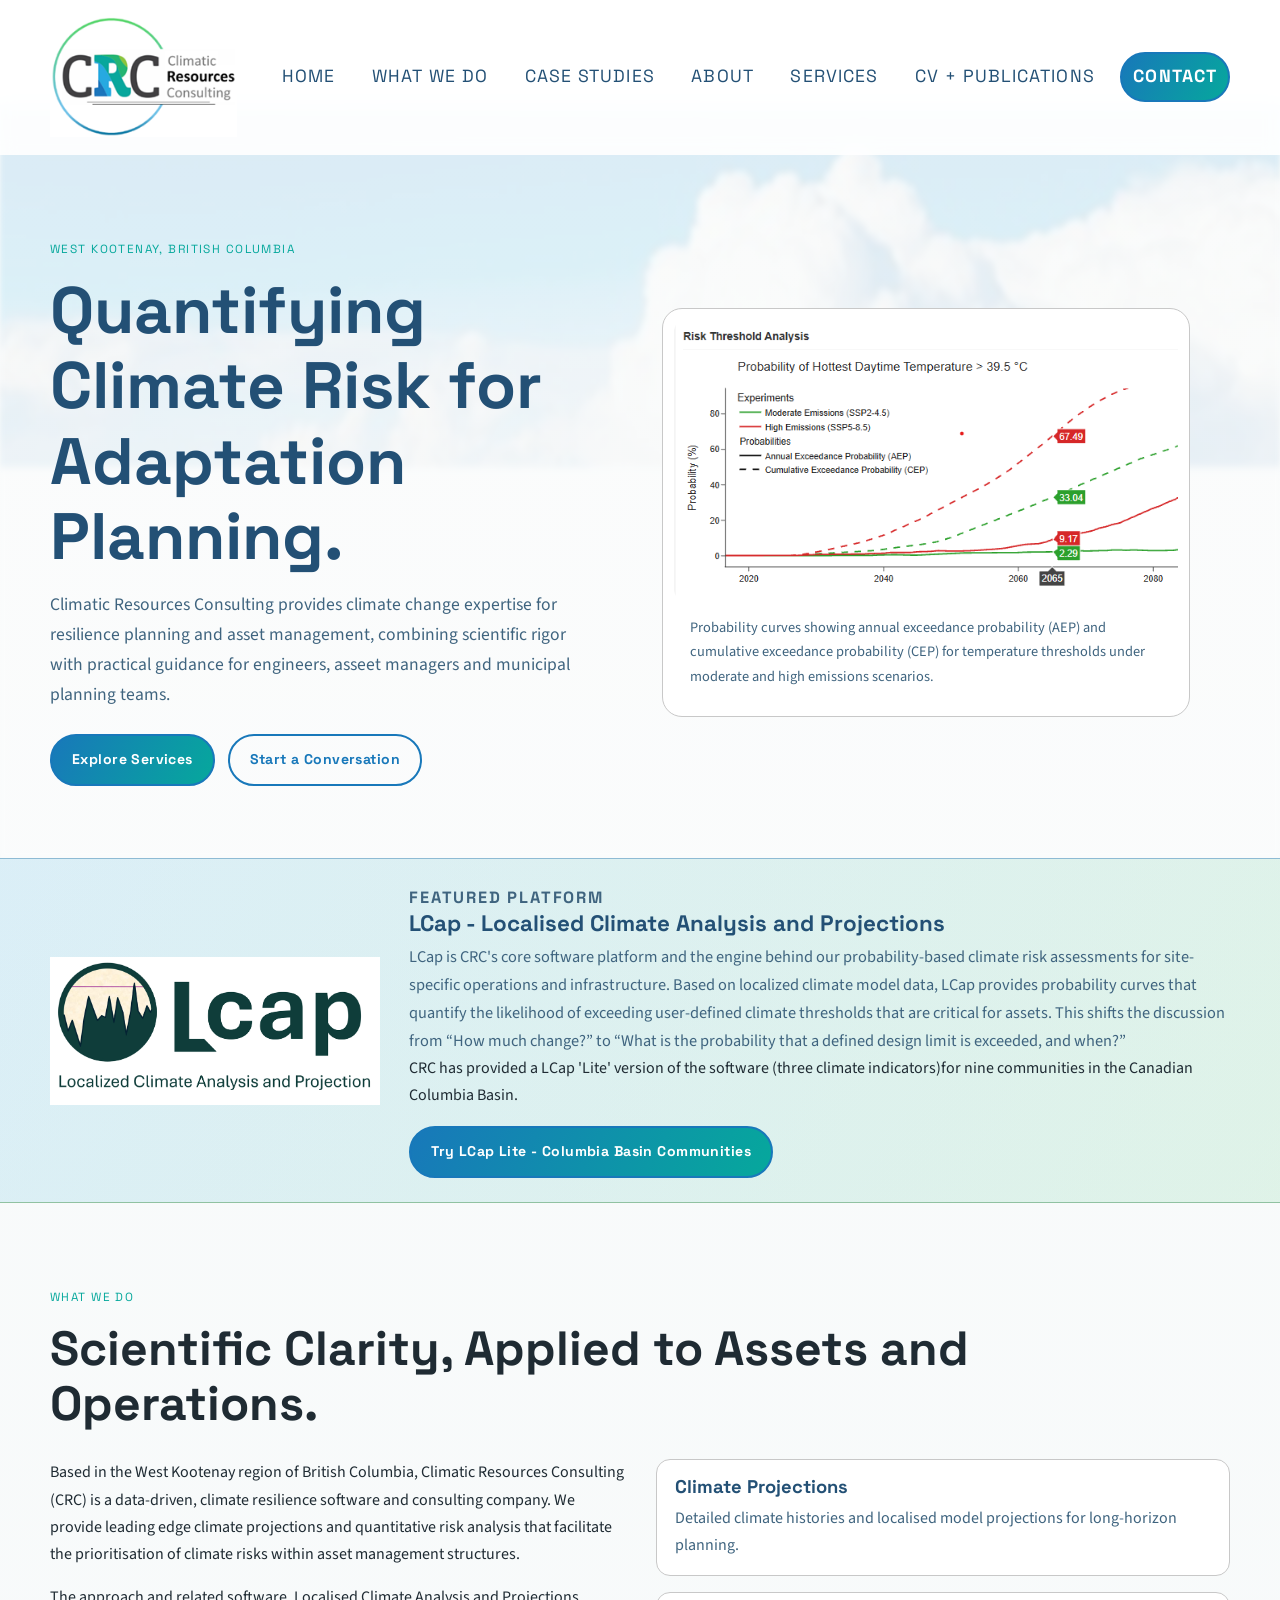
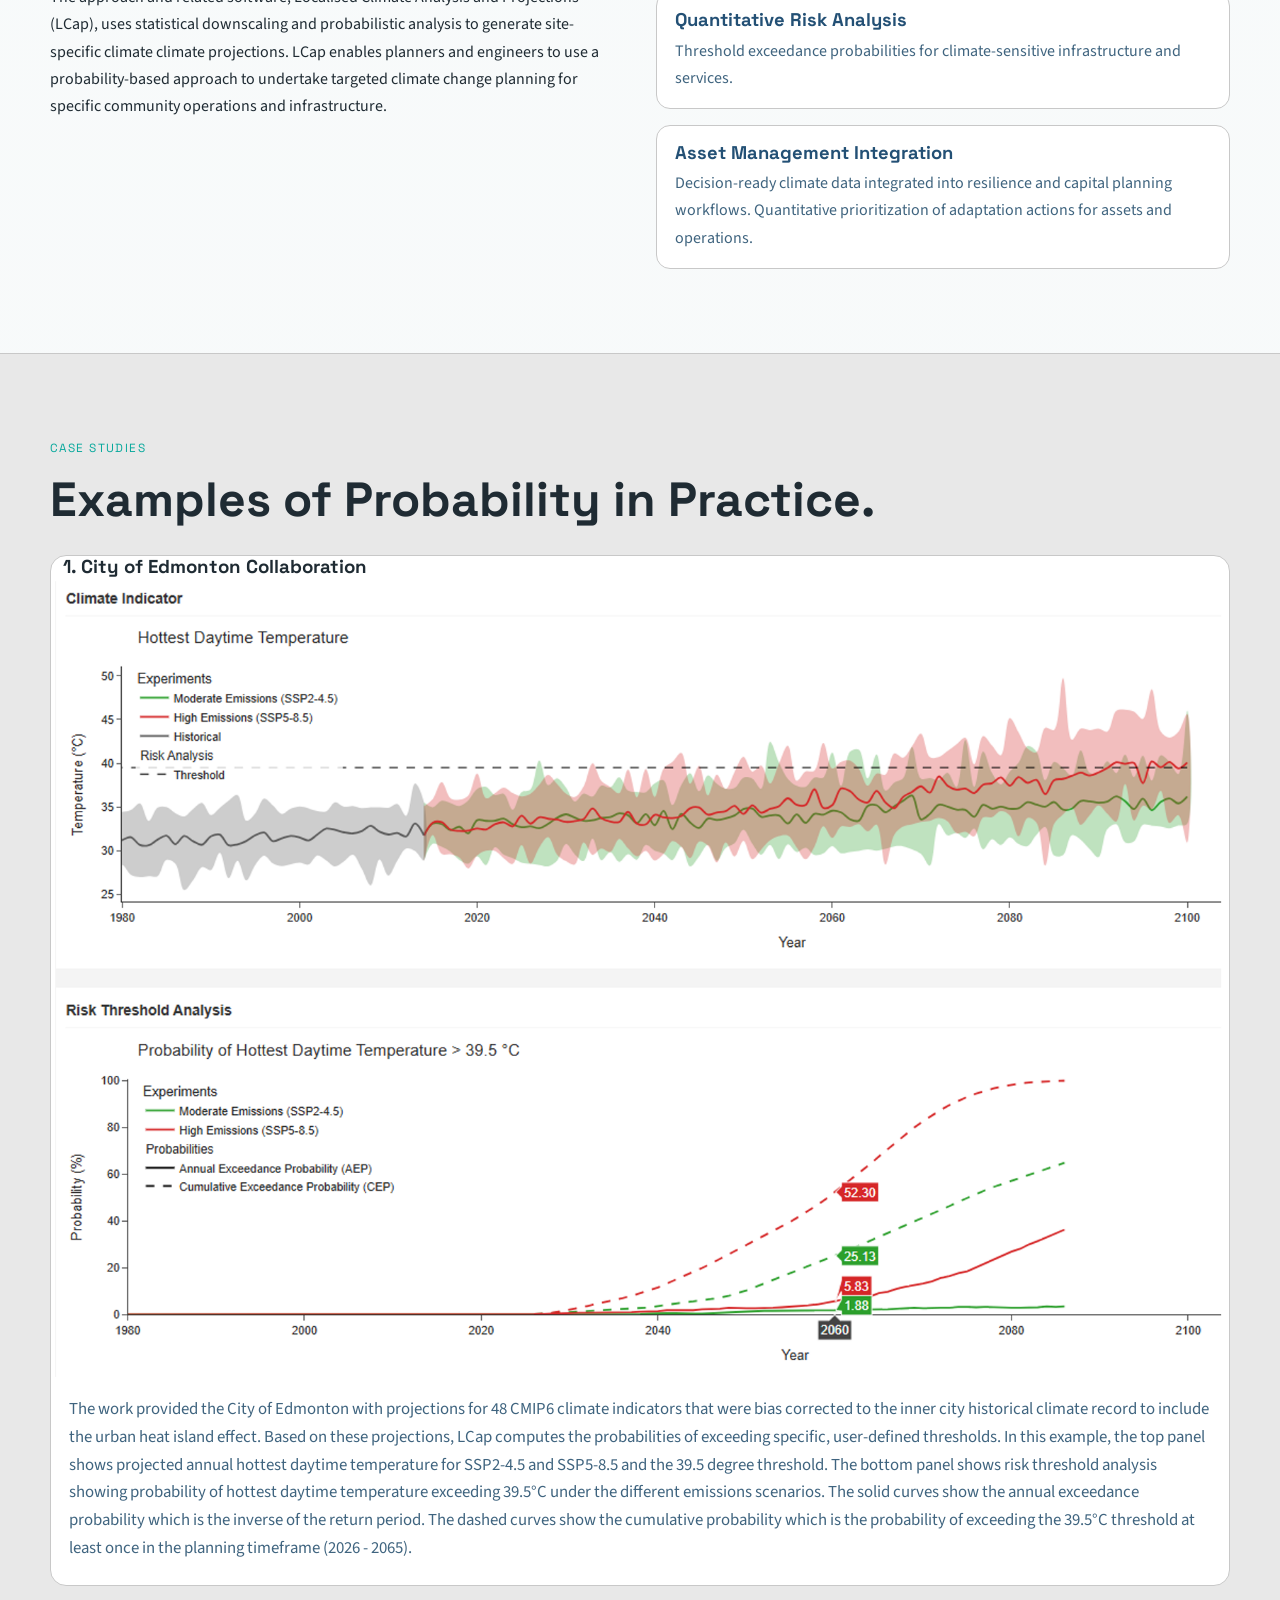
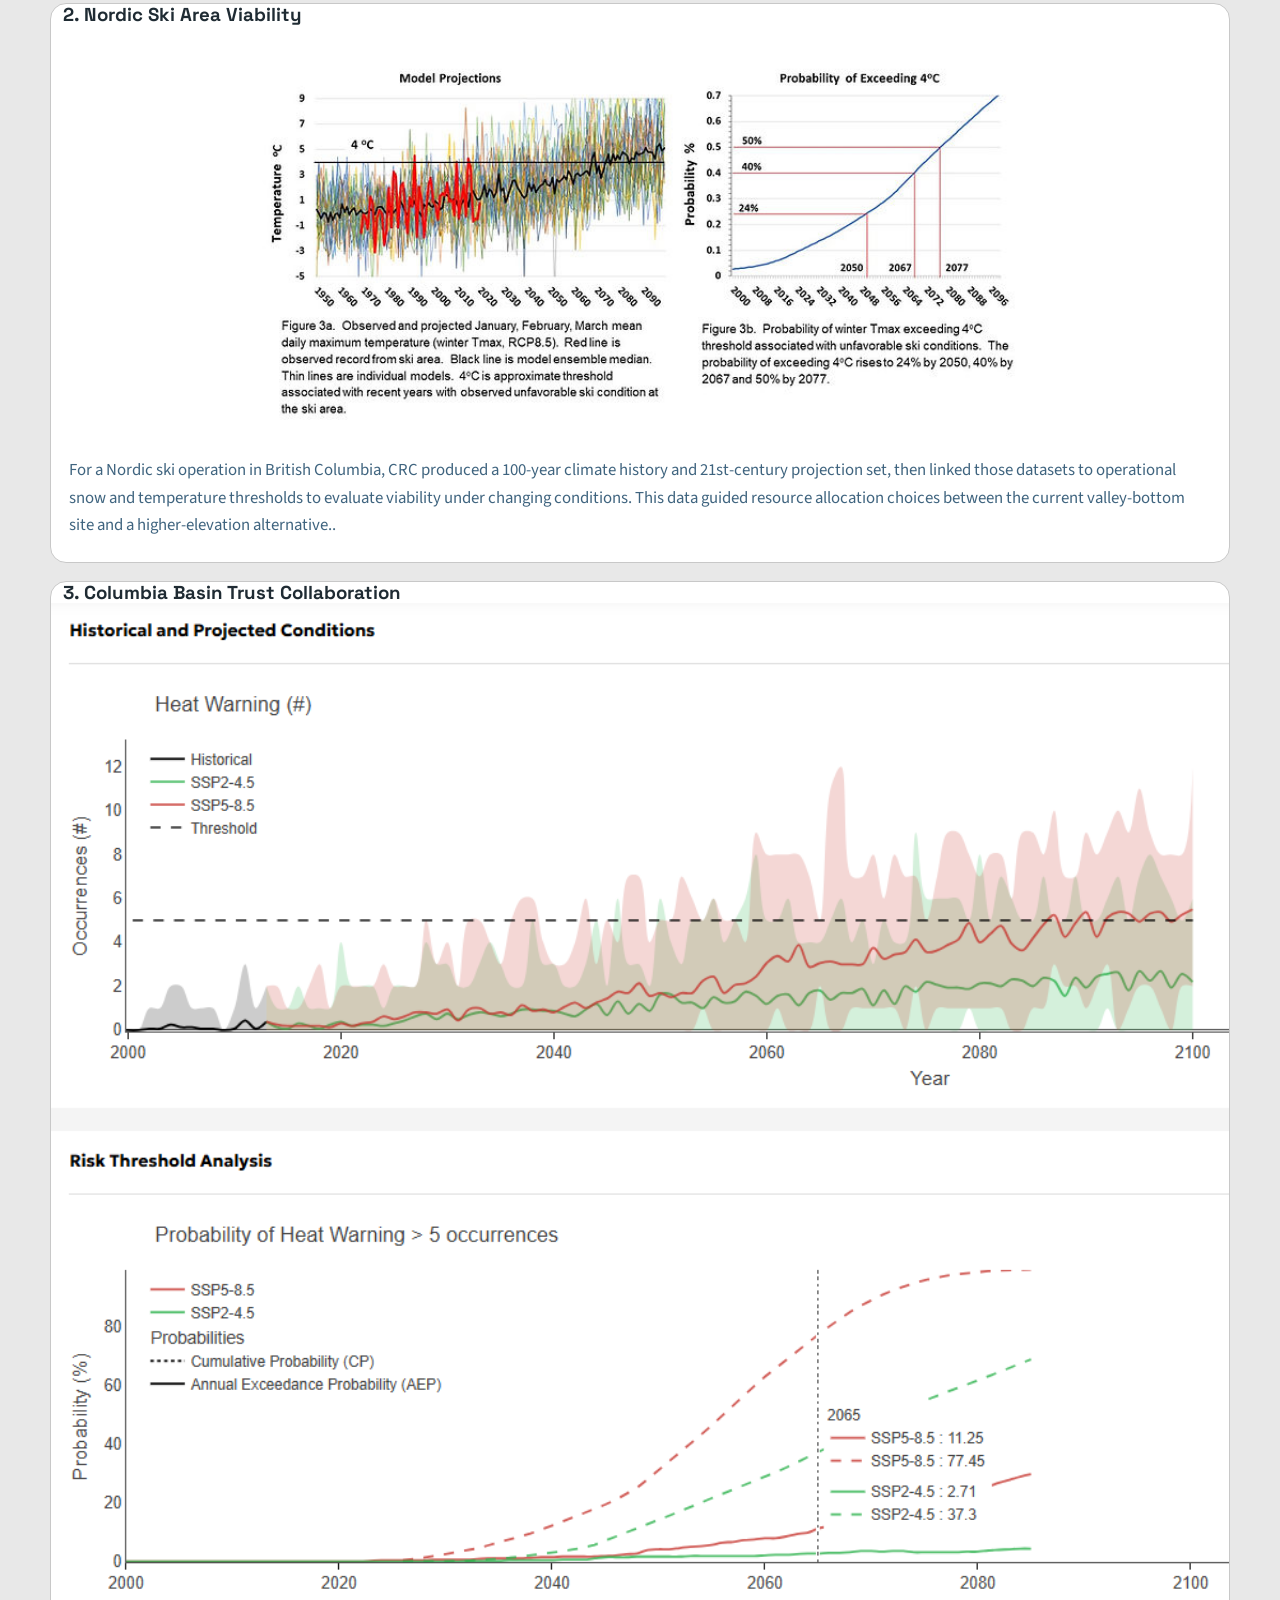
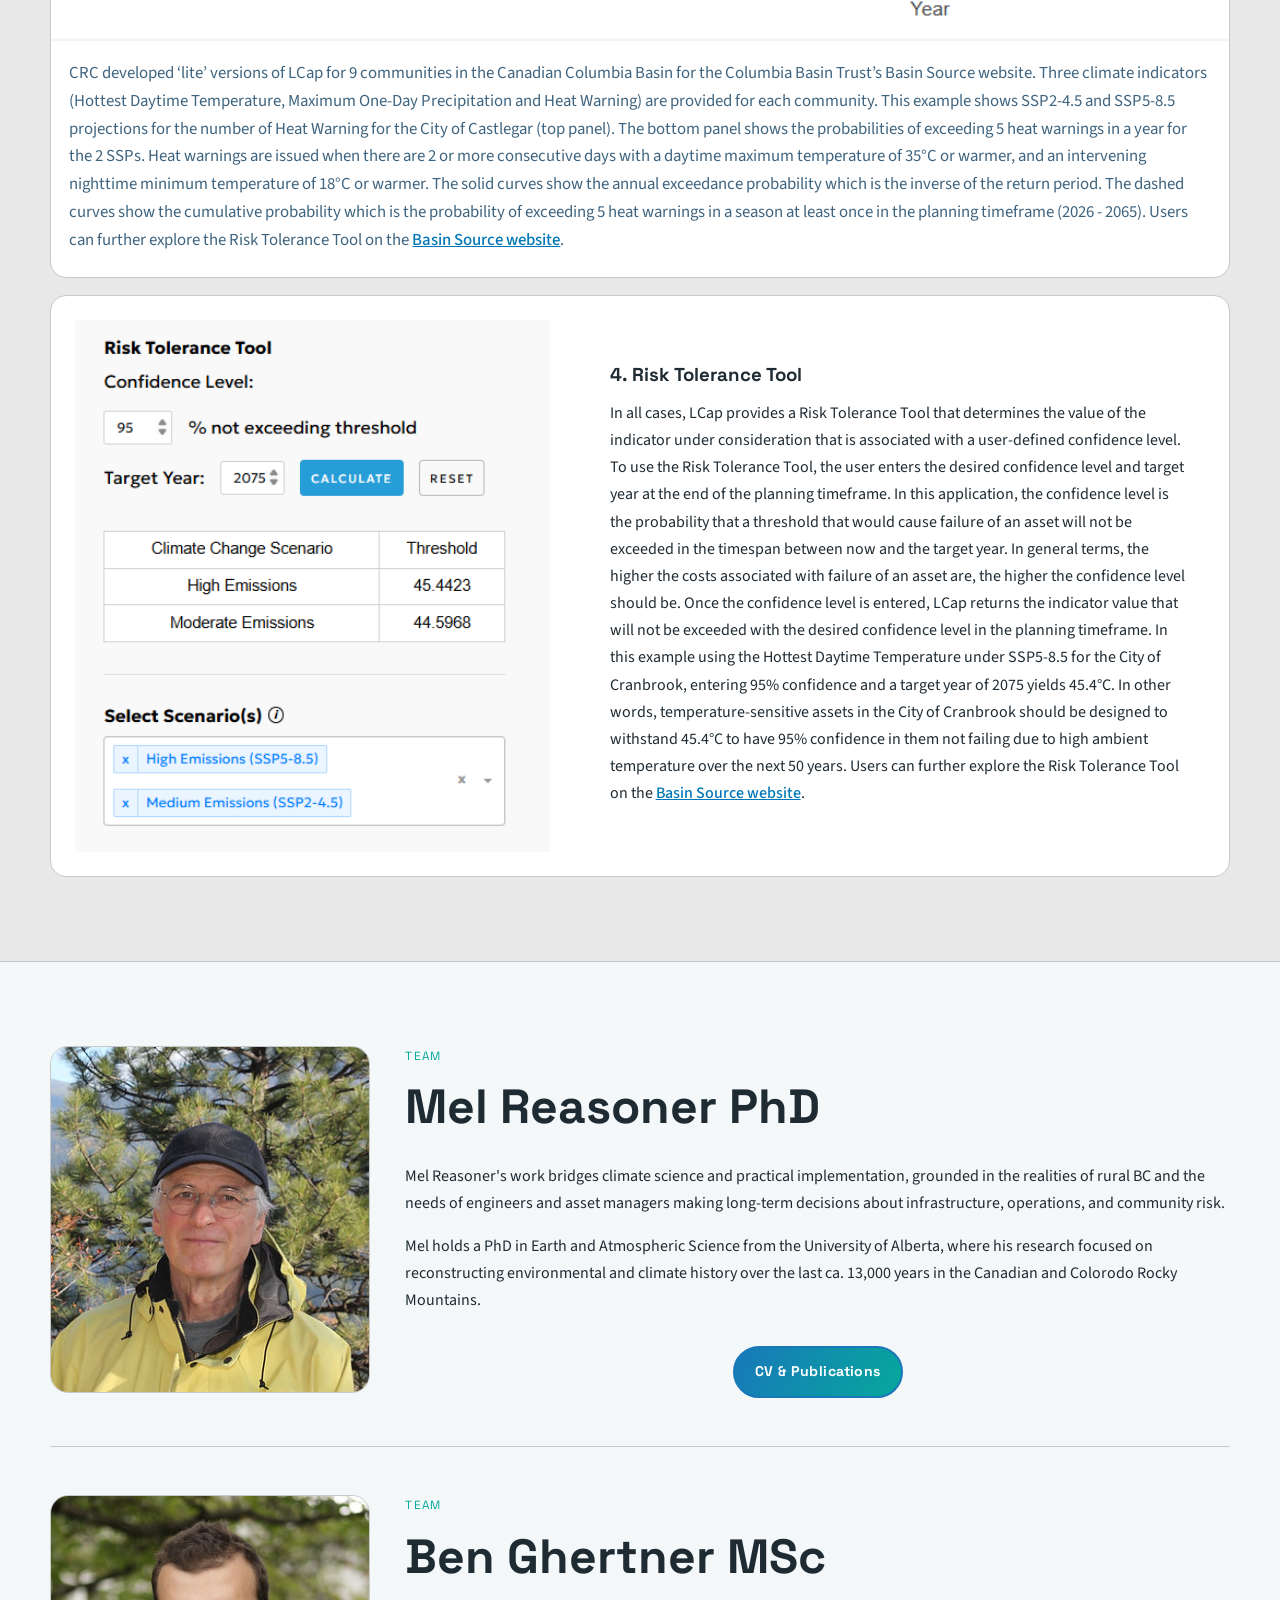
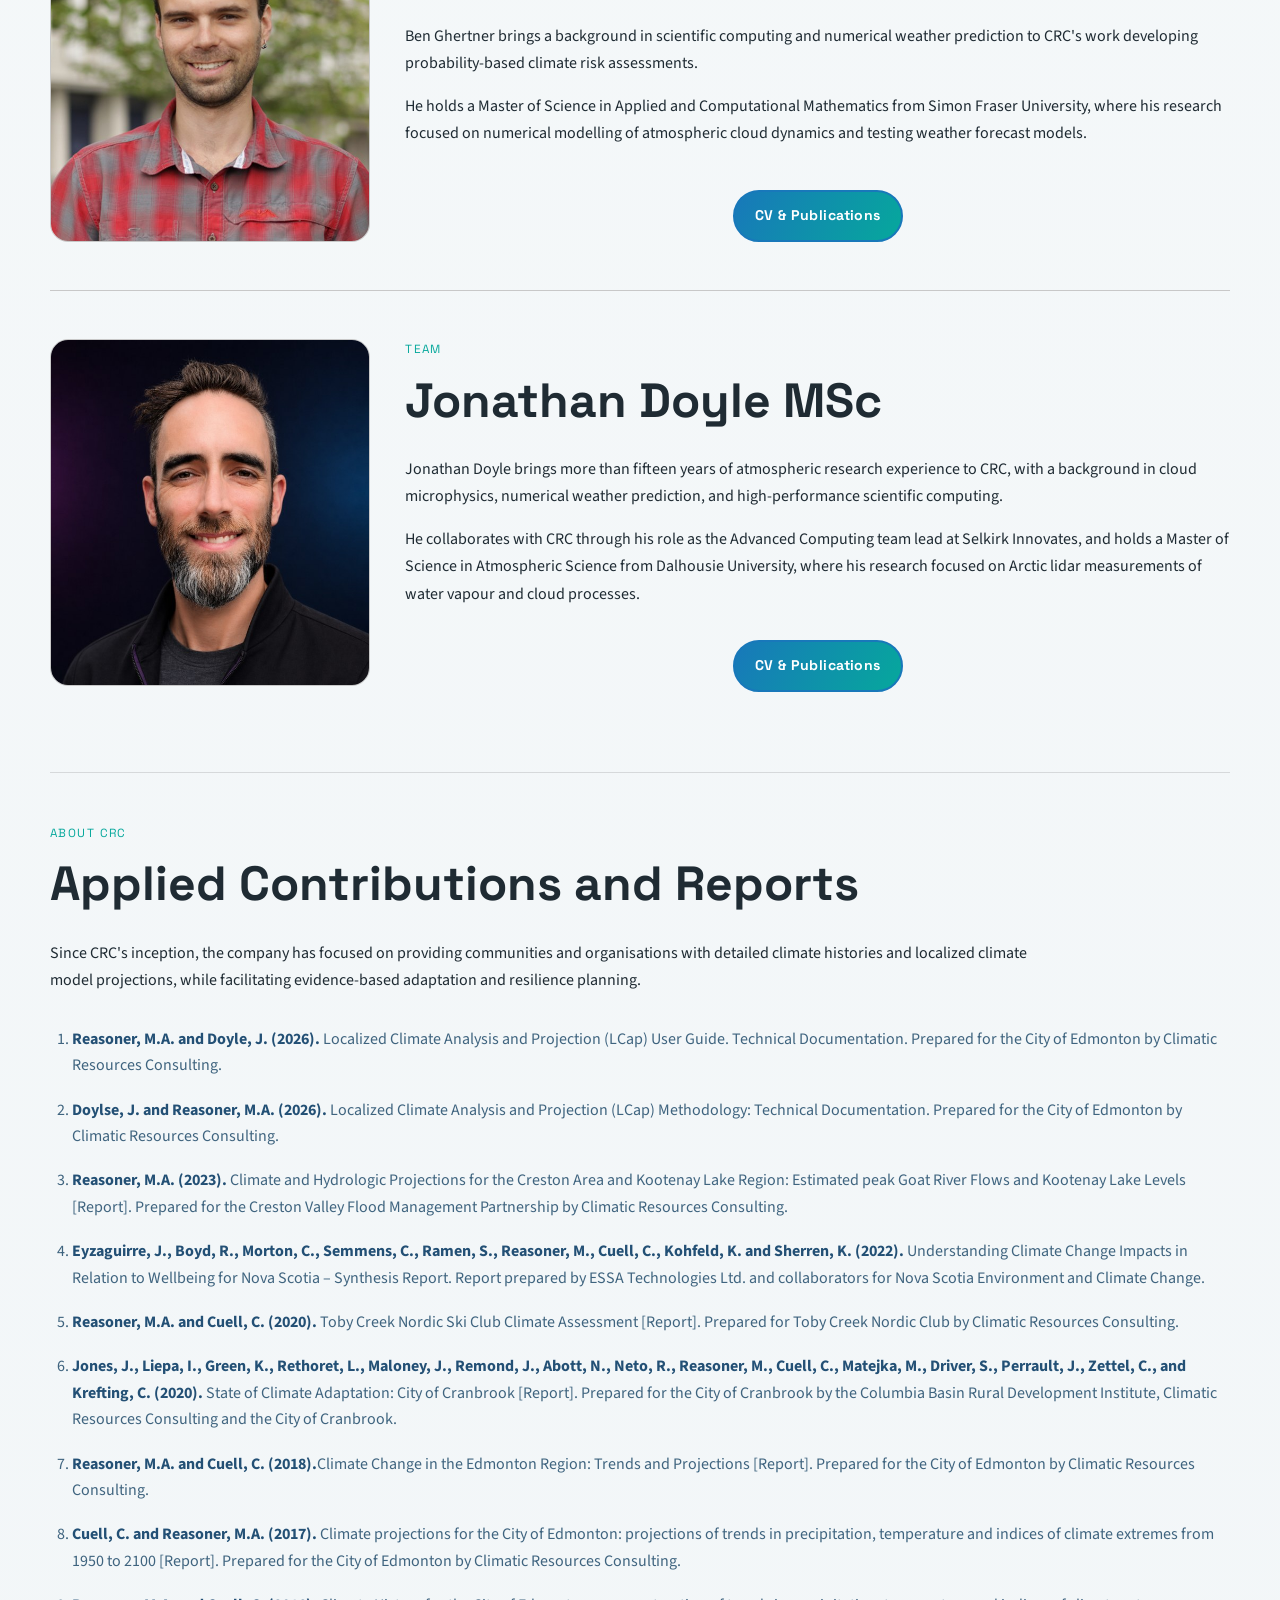
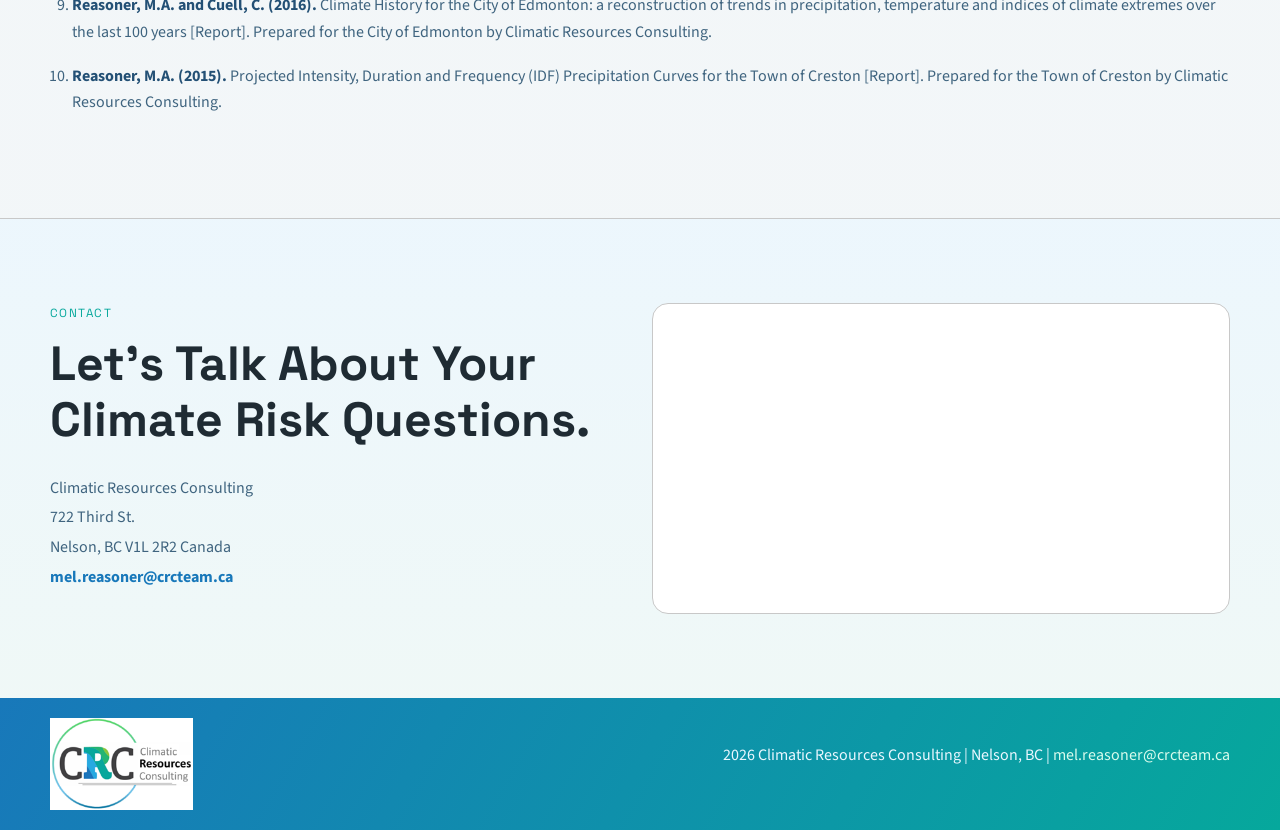
<file: index.html>
<!DOCTYPE html>
<html lang="en">
<head>
  <meta charset="UTF-8">
  <meta name="viewport" content="width=device-width, initial-scale=1.0">
  <meta name="robots" content="index, follow">
  <meta name="description" content="Climatic Resources Consulting (CRC) provides climate change expertise for resilience planning and asset management. Based in Nelson, BC, Canada.">
  <title>Climatic Resources Consulting | Climate Risk, LCap, and Resilience Planning</title>
  <link rel="icon" type="image/x-icon" href="favicon.ico">
  <link rel="icon" type="image/png" sizes="32x32" href="favicon-32x32.png">
  <link rel="icon" type="image/png" sizes="16x16" href="favicon-16x16.png">
  <link rel="preconnect" href="https://fonts.googleapis.com">
  <link rel="preconnect" href="https://fonts.gstatic.com" crossorigin>
  <link href="https://fonts.googleapis.com/css2?family=Space+Grotesk:wght@400;500;700&family=Source+Sans+3:wght@300;400;600;700&display=swap" rel="stylesheet">
  <link rel="stylesheet" href="style.css">
</head>
<body>
  <header class="topbar" id="top">
    <div class="wrap topbar-inner">
      <a href="#home" class="brand" aria-label="Climatic Resources Consulting home">
        <img src="assets/brand/crc_logo.png" alt="CRC logo" class="brand-mark">
      </a>
      <button class="menu-btn" type="button" aria-expanded="false" aria-controls="site-nav" aria-label="Open menu">
        <span></span>
        <span></span>
        <span></span>
      </button>
      <nav id="site-nav" class="site-nav" aria-label="Primary">
        <a href="#home">Home</a>
        <a href="#services">What We Do</a>
        <a href="#case-studies">Case Studies</a>
        <a href="#about">About</a>
        <a href="pricing.html">Services</a>
        <a href="cv-publications.html">CV + Publications</a>
        <a href="#contact" class="btn btn-small">Contact</a>
      </nav>
    </div>
  </header>

  <main>
    <section class="hero" id="home">
      <div class="hero-art" aria-hidden="true">
        <span class="ring ring-a"></span>
        <span class="ring ring-b"></span>
        <span class="ring ring-c"></span>
      </div>
      <div class="wrap hero-grid">
        <div class="hero-copy">
          <p class="kicker">West Kootenay, British Columbia</p>
          <h1>Quantifying Climate Risk for Adaptation Planning.</h1>
          <p class="hero-lead">Climatic Resources Consulting provides climate change expertise for resilience planning and asset management, combining scientific rigor with practical guidance for engineers, asseet managers and municipal planning teams.</p>
          <div class="hero-actions">
            <a href="#services" class="btn">Explore Services</a>
            <a href="#contact" class="btn btn-ghost">Start a Conversation</a>
          </div>
        </div>
        <figure class="hero-figure">
          <img src="assets/figures/probability-curves.png" alt="Risk threshold analysis showing probability of hottest daytime temperature exceeding 39.5°C under different emissions scenarios" loding="lazy">
          <figcaption>Probability curves showing annual exceedance probability (AEP) and cumulative exceedance probability (CEP) for temperature thresholds under moderate and high emissions scenarios.</figcaption>
      </div>
    </section>

    <section class="section lcap-ribbon" aria-label="LCap software">
      <div class="wrap ribbon-inner">
        <img src="assets/brand/lcap_logo.png" alt="LCap Localized Climate Analysis and Projection logo" class="lcap-logo" loading="lazy">
        <div>
          <p class="lcap-kicker">Featured Platform</p>
          <h2 class="lcap-title">LCap - Localised Climate Analysis and Projections</h2>
          <p>LCap is CRC's core software platform and the engine behind our probability-based climate risk assessments for site-specific operations and infrastructure. Based on localized climate model data, LCap provides probability curves that quantify the likelihood of exceeding user-defined climate thresholds that are critical for assets.  This shifts the discussion from “How much change?” to “What is the probability that a defined design limit is exceeded, and when?”  </p> 

          </p>CRC has provided a LCap 'Lite' version of the software (three climate indicators)for nine communities in the Canadian Columbia Basin.</p>
          <div class="lcap-actions">
            <a href="https://basinclimatesource.ca/risk-analysis" class="btn" target="_blank" rel="noopener noreferrer">Try LCap Lite - Columbia Basin Communities</a>
          </div>
        </div>
      </div>
    </section>

    <section class="section" id="services">
      <div class="wrap">
        <div class="section-head">
          <p class="kicker">What We Do</p>
          <h2>Scientific Clarity, Applied to Assets and Operations.</h2>
        </div>
        <div class="split">
          <div>
            <p>Based in the West Kootenay region of British Columbia, Climatic Resources Consulting (CRC) is a data-driven, climate resilience software and consulting company. We provide  leading edge climate projections and quantitative risk analysis that facilitate the prioritisation of climate risks within asset management structures.
            <p>The approach and related software, Localised Climate Analysis and Projections (LCap), uses statistical downscaling and probabilistic analysis to generate site-specific climate climate projections. LCap enables planners and engineers to use a probability-based approach to undertake targeted climate change planning for specific community operations and infrastructure.
          </div>
          <div class="service-stack">
            <article class="service-item">
              <h3>Climate Projections</h3>
              <p>Detailed climate histories and localised model projections for long-horizon planning.</p>
            </article>
            <article class="service-item">
              <h3>Quantitative Risk Analysis</h3>
              <p>Threshold exceedance probabilities for climate-sensitive infrastructure and services.</p>
            </article>
            <article class="service-item">
              <h3>Asset Management Integration</h3>
              <p>Decision-ready climate data integrated into resilience and capital planning workflows. Quantitative prioritization of adaptation actions for assets and operations.</p>
            </article>
          </div>
        </div>
      </div>
    </section>

    <section class="section section-alt" id="case-studies">
      <div class="wrap">
        <div class="section-head">
          <p class="kicker">Case Studies</p>
          <h2>Examples of Probability in Practice.</h2>
        </div>
       <div class="cards">
          <article class="card card-wide">
            <h3 class="case-wide-heading">1. City of Edmonton Collaboration</h3>
            <img
              class="card-wide-image"
              src="assets/figures/case-edmonton2.png"
              alt="Risk threshold analysis showing probability curves"
              loading="lazy">
            <div class="card-body">
              
              <p>The work provided the City of Edmonton with projections for 48 CMIP6 climate indicators that were bias corrected to the inner city historical climate record to include the urban heat island effect.  Based on these projections, LCap computes the probabilities of exceeding specific, user-defined thresholds.   In this example, the top panel shows projected annual hottest daytime temperature for SSP2-4.5 and SSP5-8.5 and the 39.5 degree threshold.  The bottom panel shows risk threshold analysis showing probability of hottest daytime temperature exceeding 39.5°C under the different emissions scenarios. The solid curves show the annual exceedance probability which is the inverse of the return period. The dashed curves show the cumulative probability which is the probability of exceeding the 39.5°C threshold at least once in the planning timeframe (2026 - 2065).</p>
            </div>
          </article>

          <article class="card card-wide">
              <h3 class="case-wide-heading">2. Nordic Ski Area Viability</h3>

              <img
              class="card-wide-image nordic-image"
              src="assets/figures/case-nordic.jpg"
              alt="Nordic ski area"
              loading="lazy">

              <div class="card-body">
              <p>For a Nordic ski operation in British Columbia, CRC produced a 100-year climate history and 21st-century projection set, then linked those datasets to operational snow and temperature thresholds to evaluate viability under changing conditions. This data guided resource allocation choices between the current valley-bottom site and a higher-elevation alternative..</p>
            </div>
          </article>
          <article class="card card-wide">

    <h3 class="case-wide-heading">3. Columbia Basin Trust Collaboration</h3>

  <img
    class="card-wide-image"
    src="assets/figures/case-castlegar.png"
    alt="Columbia Basin Trust climate risk analysis"
    loading="lazy">

  <div class="card-body">
    <p>CRC developed ‘lite’ versions of LCap for 9 communities in the Canadian Columbia Basin for the Columbia Basin Trust’s Basin Source website.  Three climate indicators (Hottest Daytime Temperature, Maximum One-Day Precipitation and Heat Warning) are provided for each community.  This example shows SSP2-4.5 and SSP5-8.5 projections for the number of Heat Warning for the City of Castlegar (top panel).  The bottom panel shows the probabilities of exceeding 5 heat warnings in a year for the 2 SSPs.   Heat warnings are issued when there are 2 or more consecutive days with a daytime maximum temperature of 35°C or warmer, and an intervening nighttime minimum temperature of 18°C or warmer.  The solid curves show the annual exceedance probability which is the inverse of the return period. The dashed curves show the cumulative probability which is the probability of exceeding 5 heat warnings in a season at least once in the planning timeframe (2026 - 2065). Users can further explore the Risk Tolerance Tool on the <a href="https://basinclimatesource.ca/risk-analysis" target="_blank" rel="noopener noreferrer">Basin Source website</a>.</p>
  </div>

</article>
<article class="card card-wide risk-tolerance-card">

  <div class="risk-tolerance-row">

    <img
      class="risk-tolerance-image"
      src="assets/figures/case-risk-tool.png"
      alt="Climate risk tolerance assessment tool"
      loading="lazy">

    <div class="risk-tolerance-content">
      <h3 class="case-wide-heading">4. Risk Tolerance Tool</h3>

      <p>
        In all cases, LCap provides a Risk Tolerance Tool that determines the value of the indicator under consideration that is associated with a user-defined confidence level.  To use the Risk Tolerance Tool, the user enters the desired confidence level and target year at the end of the planning timeframe. In this application, the confidence level is the probability that a threshold that would cause failure of an asset will not be exceeded in the timespan between now and the target year.  In general terms, the higher the costs associated with failure of an asset are, the higher the confidence level should be.  Once the confidence level is entered, LCap returns the indicator value that will not be exceeded with the desired confidence level in the planning timeframe. In this example using the Hottest Daytime Temperature under SSP5-8.5 for the City of Cranbrook, entering 95% confidence and a target year of 2075 yields 45.4°C.  In other words, temperature-sensitive assets in the City of Cranbrook should be designed to withstand 45.4°C to have 95% confidence in them not failing due to high ambient temperature over the next 50 years. Users can further explore the Risk Tolerance Tool on the <a href="https://basinclimatesource.ca/risk-analysis" target="_blank" rel="noopener noreferrer">Basin Source website</a>.<P>
    </div>

  </div>

</article>
        </div>
      </div>
    </section>

    <section class="section" id="about">
      <div class="wrap about-grid">
        <figure class="portrait-block">
          <img src="assets/photos/mel-reasoner.jpg" alt="Mel Reasoner PhD" loading="lazy">
        </figure>
        <div class="about-copy">
          <div class="section-head">
            <p class="kicker">Team</p>
            <h2>Mel Reasoner PhD</h2>
          </div>
          <div>
            <p>Mel Reasoner's work bridges climate science and practical implementation, grounded in the realities of rural BC and the needs of engineers and asset managers making long-term decisions about infrastructure, operations, and community risk.</p>
            <p>Mel holds a PhD in Earth and Atmospheric Science from the University of Alberta, where his research focused on reconstructing environmental and climate history over the last ca. 13,000 years in the Canadian and Colorodo Rocky Mountains.
          </div>
          <a href="cv-publications.html" class="btn about-btn">CV & Publications</a>
        </div>
      </div>
      
      <div class="wrap about-grid about-team-member">
  <figure class="portrait-block">
    <img src="assets/photos/ben-ghertner.jpg" alt="Ben Ghertner">
  </figure>

  <div class="about-copy">
    <div class="section-head">
      <p class="kicker">Team</p>
      <h2>Ben Ghertner MSc</h2>
    </div>

    <div>
      <p>Ben Ghertner brings a background in scientific computing and numerical weather prediction to CRC's work developing probability-based climate risk assessments.</p>

      <p>He holds a Master of Science in Applied and Computational Mathematics from Simon Fraser University, where his research focused on numerical modelling of atmospheric cloud dynamics and testing weather forecast models.</p>
    </div>

    <a href="cv-publications-BenG.html" class="btn about-btn">CV & Publications</a>
  </div>
</div>
    <div class="wrap about-grid about-team-member">
        <figure class="portrait-block">
          <img src="assets/photos/jonathan-doyle.jpg" alt="Jonathan Doyle">
        </figure>

        <div class="about-copy">
          <div class="section-head">
          <p class="kicker">Team</p>
          <h2>Jonathan Doyle MSc</h2>
        </div>
        <div>
          <p>Jonathan Doyle brings more than fifteen years of atmospheric research experience to CRC, with a background in cloud microphysics, numerical weather prediction, and high-performance scientific computing.</p>

        <p>He collaborates with CRC through his role as the Advanced Computing team lead at Selkirk Innovates, and holds a Master of Science in Atmospheric Science from Dalhousie University, where his research focused on Arctic lidar measurements of water vapour and cloud processes.</p>
      </div>
      <a href="cv-publications-JonD.html" class="btn about-btn">CV & Publications</a>
    </div>
    </div>
    <div class="wrap about-crc">
  <div class="section-head">
    <p class="kicker">About CRC</p>
    <h2>Applied Contributions and Reports</h2>
  </div>

  <p>
    Since CRC's inception, the company has focused on providing communities and organisations with detailed climate histories and localized climate model projections, while facilitating evidence-based adaptation and resilience planning.
  </p>

  <div class="crc-reports">
     <ol class="pub-list">
          <li><strong>Reasoner, M.A. and Doyle, J. (2026).</strong> Localized Climate Analysis and Projection (LCap) User Guide. Technical Documentation. Prepared for the City of Edmonton by Climatic Resources Consulting.</li>
          <li><strong>Doylse, J. and Reasoner, M.A. (2026).</strong> Localized Climate Analysis and Projection (LCap) Methodology: Technical Documentation. Prepared for the City of Edmonton by Climatic Resources Consulting.</li>
          <li><strong>Reasoner, M.A. (2023).</strong> Climate and Hydrologic Projections for the Creston Area and Kootenay Lake Region: Estimated peak Goat River Flows and Kootenay Lake Levels [Report].  Prepared for the Creston Valley Flood Management Partnership by Climatic Resources Consulting.</li>
          <li><strong>Eyzaguirre, J., Boyd, R., Morton, C., Semmens, C., Ramen, S., Reasoner, M., Cuell, C., Kohfeld, K. and Sherren, K. (2022).</strong> Understanding Climate Change Impacts in Relation to Wellbeing for Nova Scotia – Synthesis Report. Report prepared by ESSA Technologies Ltd. and collaborators for Nova Scotia Environment and Climate Change.</li>
          <li><strong>Reasoner, M.A. and Cuell, C. (2020).</strong> Toby Creek Nordic Ski Club Climate Assessment [Report]. Prepared for Toby Creek Nordic Club by Climatic Resources Consulting.</li>
          <li><strong>Jones, J., Liepa, I., Green, K., Rethoret, L., Maloney, J., Remond, J., Abott, N., Neto, R., Reasoner, M., Cuell, C., Matejka, M., Driver, S., Perrault, J., Zettel, C., and Krefting, C.  (2020).</strong> State of Climate Adaptation:  City of Cranbrook [Report].  Prepared for the City of Cranbrook by the Columbia Basin Rural Development Institute, Climatic Resources Consulting and the City of Cranbrook.</li>
          <li><strong>Reasoner, M.A. and Cuell, C. (2018).</strong>Climate Change in the Edmonton Region: Trends and Projections [Report]. Prepared for the City of Edmonton by Climatic Resources Consulting.</li>
          <li><strong>Cuell, C. and Reasoner, M.A. (2017).</strong> Climate projections for the City of Edmonton: projections of trends in precipitation, temperature and indices of climate extremes from 1950 to 2100 [Report]. Prepared for the City of Edmonton by Climatic Resources Consulting.</li>
          <li><strong>Reasoner, M.A. and Cuell, C. (2016).</strong> Climate History for the City of Edmonton: a reconstruction of trends in precipitation, temperature and indices of climate extremes over the last 100 years [Report]. Prepared for the City of Edmonton by Climatic Resources Consulting.</li>
          <li><strong>Reasoner, M.A. (2015).</strong> Projected Intensity, Duration and Frequency (IDF) Precipitation Curves for the Town of Creston [Report].  Prepared for the Town of Creston by Climatic Resources Consulting.</li>
        </ol>
  </div>
</div>
    </section>

    <section class="section contact" id="contact">
      <div class="wrap contact-grid">
        <div>
          <div class="section-head">
            <p class="kicker">Contact</p>
            <h2>Let's Talk About Your Climate Risk Questions.</h2>
          </div>
          <address>
            <p>Climatic Resources Consulting</p>
            <p>722 Third St.</p>
            <p>Nelson, BC V1L 2R2 Canada</p>
            <p><a href="mailto:mel.reasoner@crcteam.ca">mel.reasoner@crcteam.ca</a></p>
          </address>
        </div>
        <div class="map-wrap">
          <iframe
            title="Nelson BC map"
            src="https://www.openstreetmap.org/export/embed.html?bbox=-117.33%2C49.47%2C-117.23%2C49.53&amp;layer=mapnik&amp;marker=49.4993%2C-117.2835"
            loading="lazy"
            allowfullscreen></iframe>
        </div>
      </div>
    </section>
  </main>

  <footer class="footer">
    <div class="wrap footer-inner">
      <img src="assets/brand/crc_logo.png" alt="CRC logo" class="footer-logo" loading="lazy">
      <p><span id="year"></span> Climatic Resources Consulting | Nelson, BC | <a href="mailto:mel.reasoner@crcteam.ca">mel.reasoner@crcteam.ca</a></p>
    </div>
  </footer>

  <script>
    document.getElementById('year').textContent = new Date().getFullYear();

    const header = document.querySelector('.topbar');
    window.addEventListener('scroll', () => {
      header.classList.toggle('is-solid', window.scrollY > 20);
    }, { passive: true });

    const menuBtn = document.querySelector('.menu-btn');
    const nav = document.getElementById('site-nav');

    menuBtn.addEventListener('click', () => {
      const expanded = menuBtn.getAttribute('aria-expanded') === 'true';
      menuBtn.setAttribute('aria-expanded', String(!expanded));
      nav.classList.toggle('open', !expanded);
    });

    nav.querySelectorAll('a').forEach((link) => {
      link.addEventListener('click', () => {
        menuBtn.setAttribute('aria-expanded', 'false');
        nav.classList.remove('open');
      });
    });
  </script>
</body>
</html>
</file>
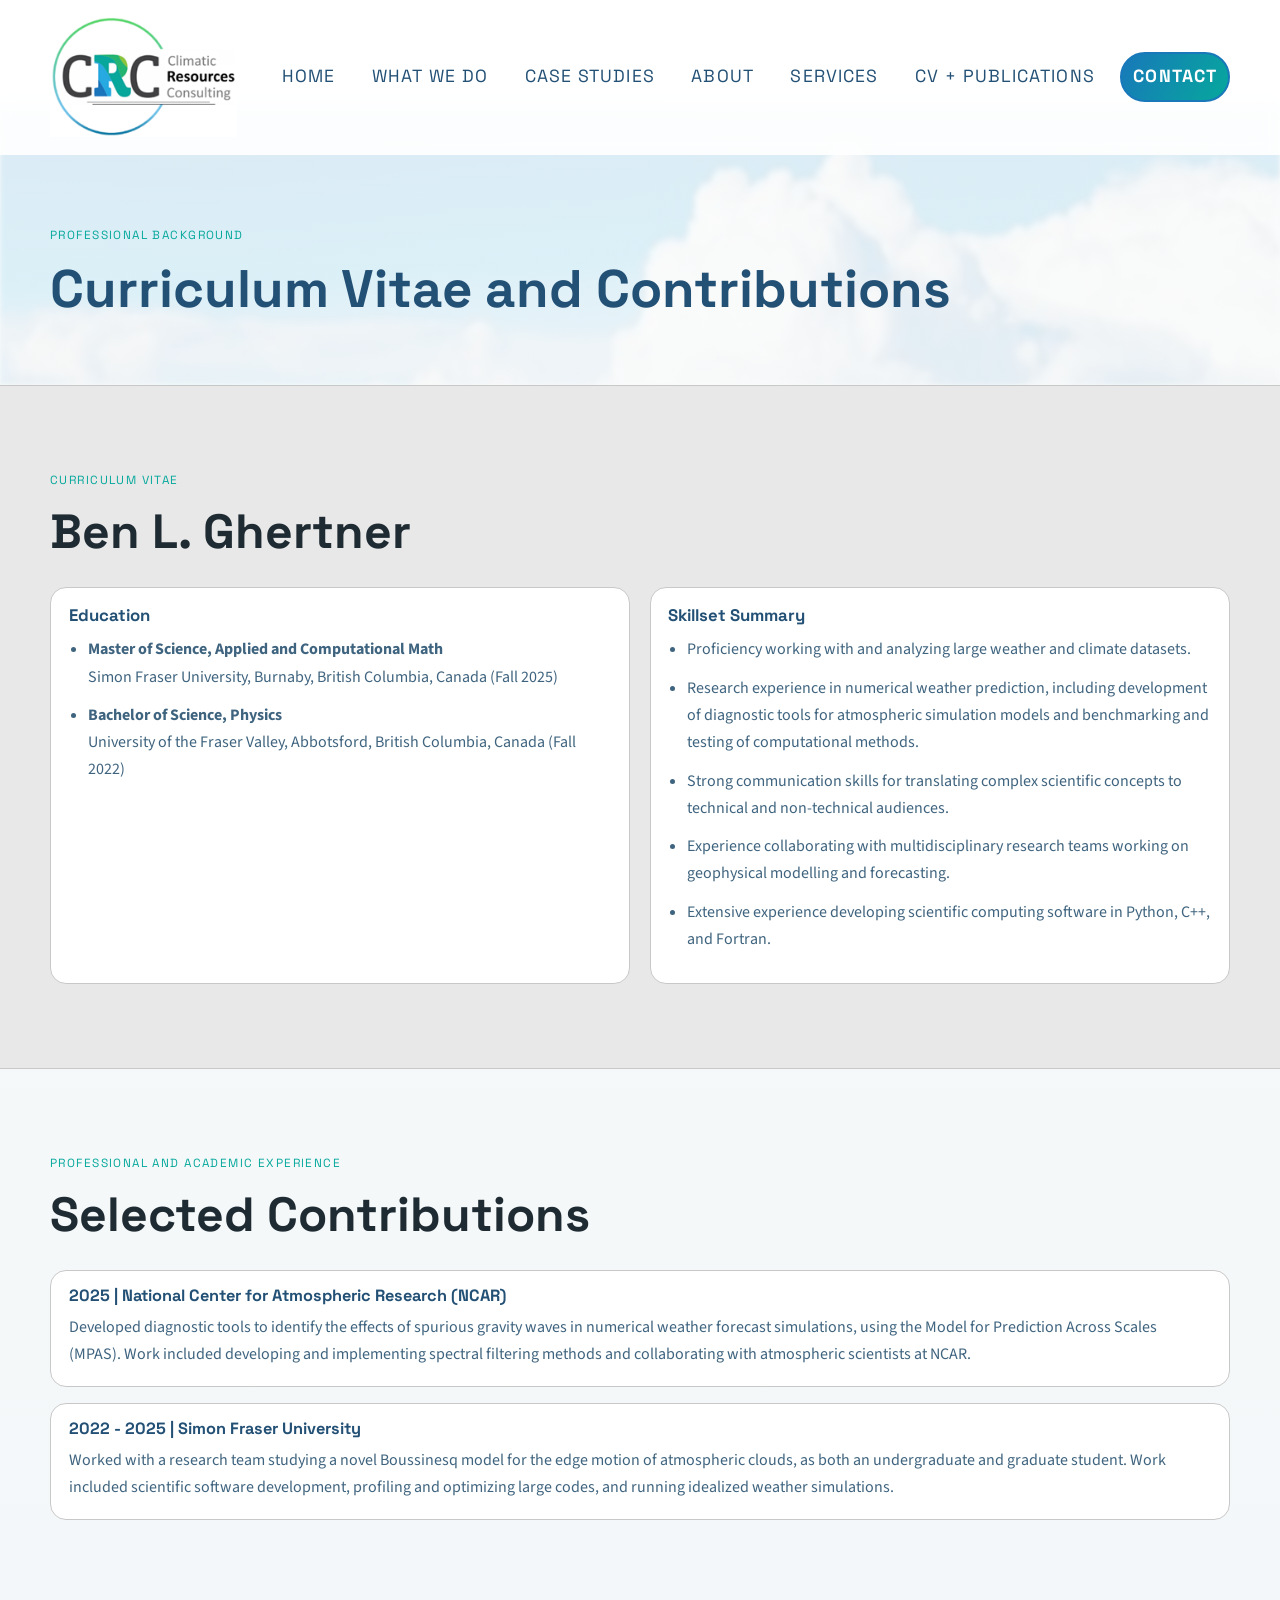
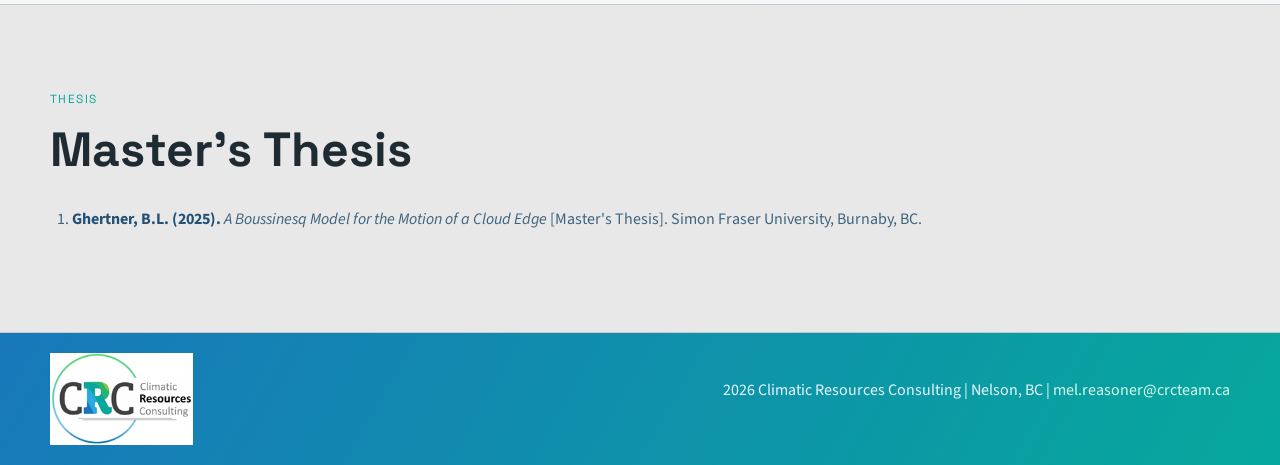
<file: cv-publications-BenG.html>
<!DOCTYPE html>
<html lang="en">
<head>
  <meta charset="UTF-8">
  <meta name="viewport" content="width=device-width, initial-scale=1.0">
  <meta name="robots" content="index, follow">
  <meta name="description" content="CV, professional contributions, and publications for Ben L. Ghertner (Climatic Resources Consulting).">
  <title>CRC | CV and Publications</title>
  <link rel="icon" type="image/x-icon" href="favicon.ico">
  <link rel="icon" type="image/png" sizes="32x32" href="favicon-32x32.png">
  <link rel="icon" type="image/png" sizes="16x16" href="favicon-16x16.png">
  <link rel="preconnect" href="https://fonts.googleapis.com">
  <link rel="preconnect" href="https://fonts.gstatic.com" crossorigin>
  <link href="https://fonts.googleapis.com/css2?family=Space+Grotesk:wght@400;500;700&family=Source+Sans+3:wght@300;400;600;700&display=swap" rel="stylesheet">
  <link rel="stylesheet" href="style.css">
</head>
<body>
  <header class="topbar" id="top">
    <div class="wrap topbar-inner">
      <a href="index.html#home" class="brand" aria-label="Climatic Resources Consulting home">
        <img src="assets/brand/crc_logo.png" alt="CRC logo" class="brand-mark">
      </a>
      <button class="menu-btn" type="button" aria-expanded="false" aria-controls="site-nav" aria-label="Open menu">
        <span></span>
        <span></span>
        <span></span>
      </button>
      <nav id="site-nav" class="site-nav" aria-label="Primary">
  <a href="index.html#home">Home</a>
  <a href="index.html#services">What We Do</a>
  <a href="index.html#case-studies">Case Studies</a>
  <a href="index.html#about">About</a>
  <a href="pricing.html">Services</a>
  <a href="cv-publications.html">CV + Publications</a>
  <a href="index.html#contact" class="btn btn-small">Contact</a>
</nav>
    </div>
  </header>

  <main>
    <section class="section page-hero">
      <div class="hero-art" aria-hidden="true"></div>
      <div class="wrap page-hero-inner">
        <p class="kicker">Professional Background</p>
        <h1>Curriculum Vitae and Contributions</h1>
        <p class="hero-lead"></p>
      </div>
    </section>

    <section class="section section-alt">
      <div class="wrap">
        <div class="section-head">
          <p class="kicker">Curriculum Vitae</p>
          <h2>Ben L. Ghertner</h2>
        </div>
        <div class="detail-grid">
          <article class="detail-card">
            <h3>Education</h3>
            <ul class="clean-list">
              <li><strong>Master of Science, Applied and Computational Math</strong><br>Simon Fraser University, Burnaby, British Columbia, Canada (Fall 2025)</li>
              <li><strong>Bachelor of Science, Physics</strong><br>University of the Fraser Valley, Abbotsford, British Columbia, Canada (Fall 2022)</li>
            </ul>
          </article>

          <article class="detail-card">
            <h3>Skillset Summary</h3>
            <ul class="clean-list">
              <li>Proficiency working with and analyzing large weather and climate datasets.</li>
              <li>Research experience in numerical weather prediction, including development of diagnostic tools for atmospheric simulation models and benchmarking and testing of computational methods.</li>
              <li>Strong communication skills for translating complex scientific concepts to technical and non-technical audiences.</li>
              <li>Experience collaborating with multidisciplinary research teams working on geophysical modelling and forecasting.</li>
              <li>Extensive experience developing scientific computing software in Python, C++, and Fortran.</li>
            </ul>
          </article>
        </div>
      </div>
    </section>

    <section class="section">
      <div class="wrap">
        <div class="section-head">
          <p class="kicker">Professional and Academic Experience</p>
          <h2>Selected Contributions</h2>
        </div>
        <div class="timeline">
          <article class="timeline-item">
            <h3>2025 | National Center for Atmospheric Research (NCAR)</h3>
            <p>Developed diagnostic tools to identify the effects of spurious gravity waves in numerical weather forecast simulations, using the Model for Prediction Across Scales (MPAS). Work included developing and implementing spectral filtering methods and collaborating with atmospheric scientists at NCAR.</p>
          </article>
          <article class="timeline-item">
            <h3>2022 - 2025 | Simon Fraser University</h3>
            <p>Worked with a research team studying a novel Boussinesq model for the edge motion of atmospheric clouds, as both an undergraduate and graduate student. Work included scientific software development, profiling and optimizing large codes, and running idealized weather simulations.</p>
          </article>
        </div>
      </div>
    </section>

    <section class="section section-alt">
      <div class="wrap">
        <div class="section-head">
          <p class="kicker">Thesis</p>
          <h2>Master's Thesis</h2>
        </div>
        <ol class="pub-list">
          <li><strong>Ghertner, B.L. (2025).</strong> <em>A Boussinesq Model for the Motion of a Cloud Edge</em> [Master's Thesis]. Simon Fraser University, Burnaby, BC.</li>
        </ol>
      </div>
    </section>
  </main>
  <footer class="footer">
    <div class="wrap footer-inner">
      <img src="assets/brand/crc_logo.png" alt="CRC logo" class="footer-logo" loading="lazy">
      <p><span id="year"></span> Climatic Resources Consulting | Nelson, BC | <a href="mailto:mel.reasoner@crcteam.ca">mel.reasoner@crcteam.ca</a></p>
    </div>
  </footer>

  <script>
    document.getElementById('year').textContent = new Date().getFullYear();

    const header = document.querySelector('.topbar');
    window.addEventListener('scroll', () => {
      header.classList.toggle('is-solid', window.scrollY > 20);
    }, { passive: true });

    const menuBtn = document.querySelector('.menu-btn');
    const nav = document.getElementById('site-nav');

    menuBtn.addEventListener('click', () => {
      const expanded = menuBtn.getAttribute('aria-expanded') === 'true';
      menuBtn.setAttribute('aria-expanded', String(!expanded));
      nav.classList.toggle('open', !expanded);
    });

    nav.querySelectorAll('a').forEach((link) => {
      link.addEventListener('click', () => {
        menuBtn.setAttribute('aria-expanded', 'false');
        nav.classList.remove('open');
      });
    });
  </script>
</body>
</html>
</file>
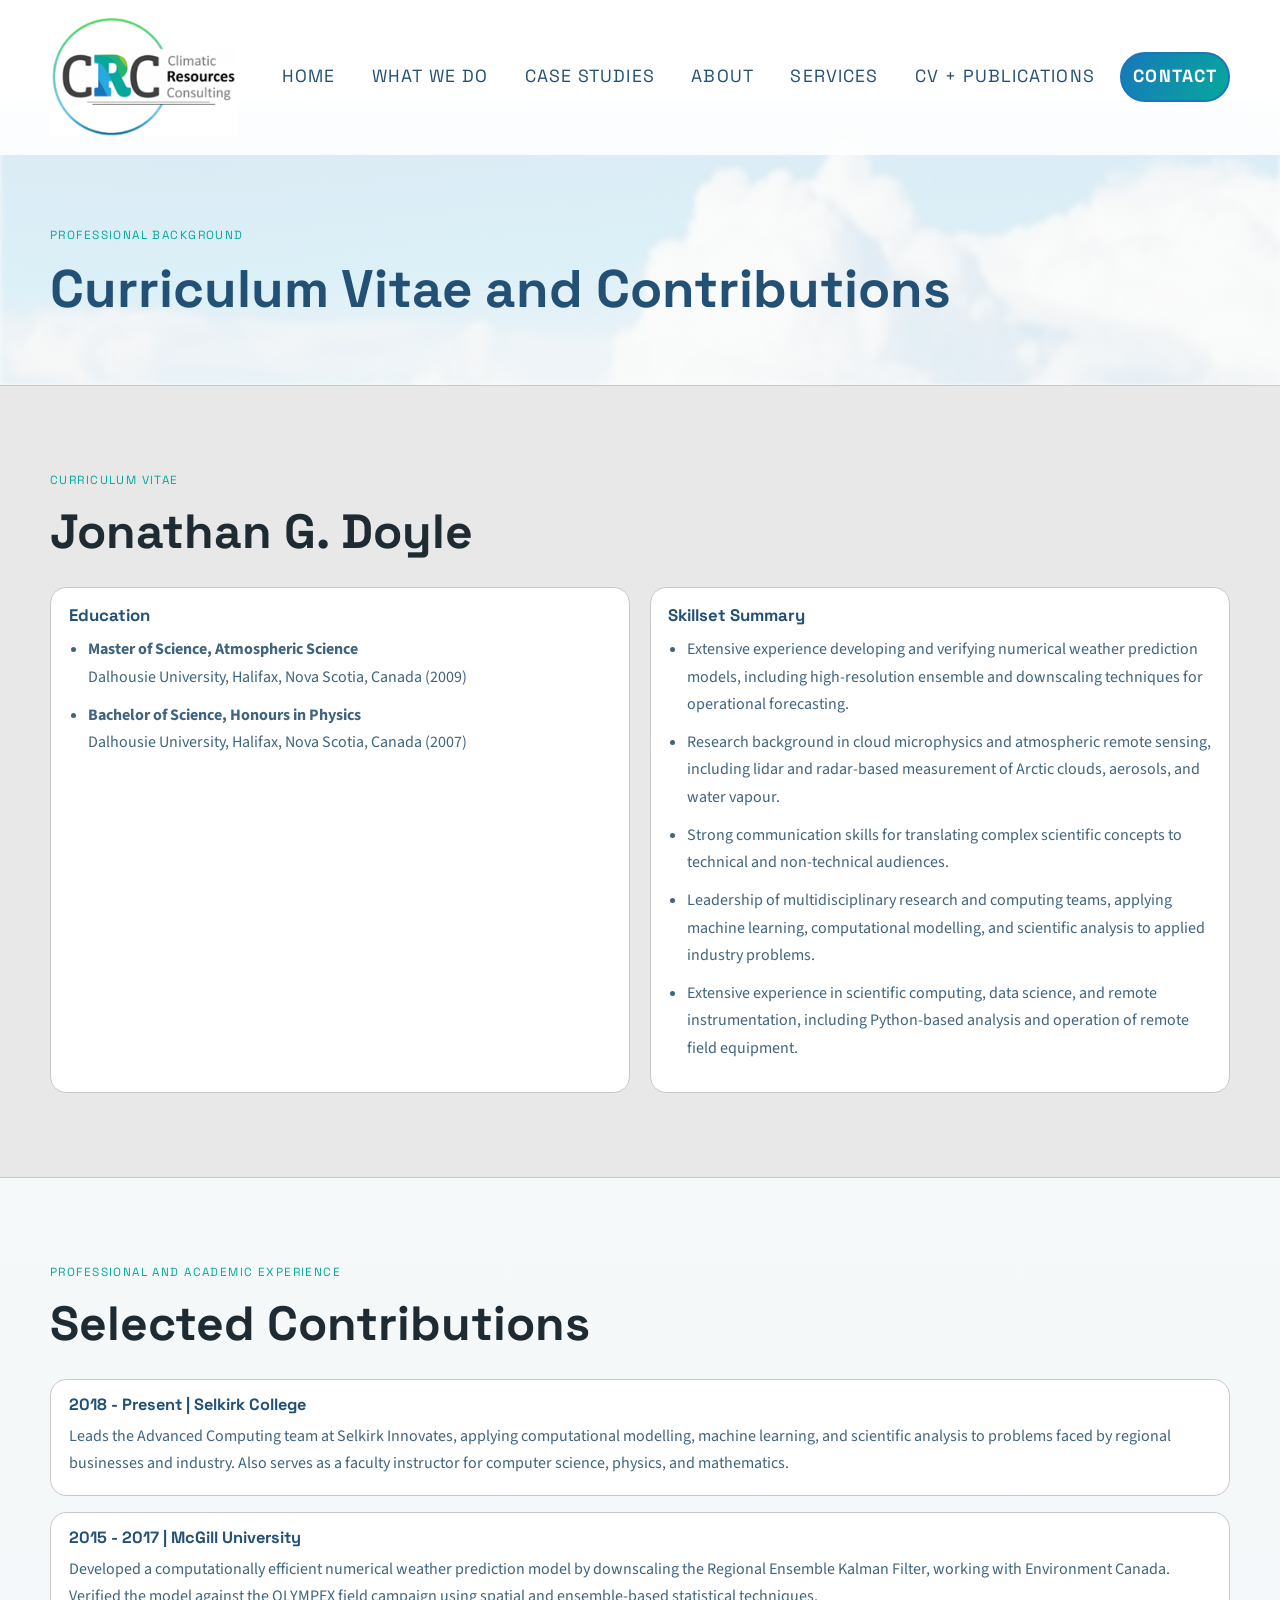
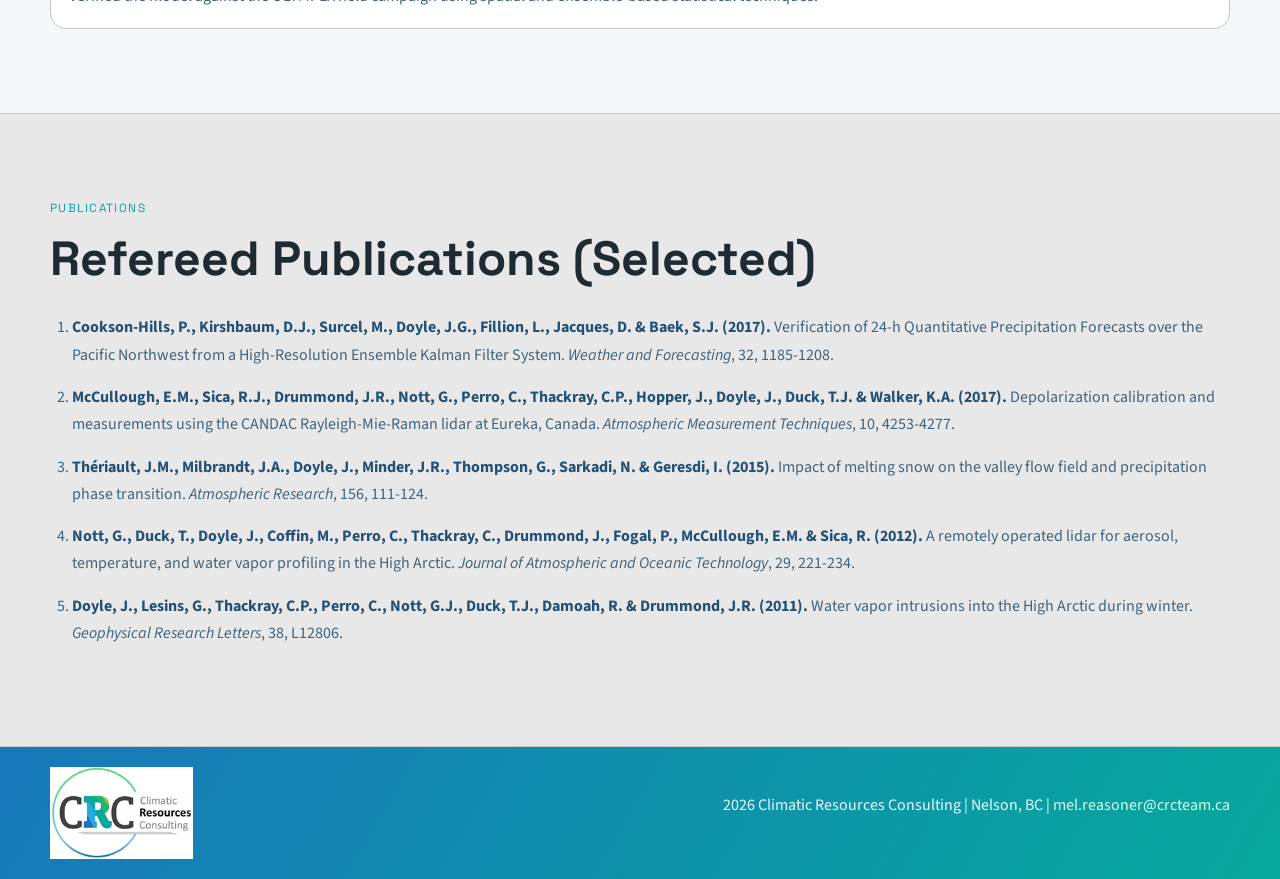
<file: cv-publications-JonD.html>
<!DOCTYPE html>
<html lang="en">
<head>
  <meta charset="UTF-8">
  <meta name="viewport" content="width=device-width, initial-scale=1.0">
  <meta name="robots" content="index, follow">
  <meta name="description" content="CV, professional contributions, and publications for Jonathan G. Doyle (Climatic Resources Consulting).">
  <title>CRC | CV and Publications</title>
  <link rel="icon" type="image/x-icon" href="favicon.ico">
  <link rel="icon" type="image/png" sizes="32x32" href="favicon-32x32.png">
  <link rel="icon" type="image/png" sizes="16x16" href="favicon-16x16.png">
  <link rel="preconnect" href="https://fonts.googleapis.com">
  <link rel="preconnect" href="https://fonts.gstatic.com" crossorigin>
  <link href="https://fonts.googleapis.com/css2?family=Space+Grotesk:wght@400;500;700&family=Source+Sans+3:wght@300;400;600;700&display=swap" rel="stylesheet">
  <link rel="stylesheet" href="style.css">
</head>
<body>
  <header class="topbar" id="top">
    <div class="wrap topbar-inner">
      <a href="index.html#home" class="brand" aria-label="Climatic Resources Consulting home">
        <img src="assets/brand/crc_logo.png" alt="CRC logo" class="brand-mark">
      </a>
      <button class="menu-btn" type="button" aria-expanded="false" aria-controls="site-nav" aria-label="Open menu">
        <span></span>
        <span></span>
        <span></span>
      </button>
      <nav id="site-nav" class="site-nav" aria-label="Primary">
  <a href="index.html#home">Home</a>
  <a href="index.html#services">What We Do</a>
  <a href="index.html#case-studies">Case Studies</a>
  <a href="index.html#about">About</a>
  <a href="pricing.html">Services</a>
  <a href="cv-publications.html">CV + Publications</a>
  <a href="index.html#contact" class="btn btn-small">Contact</a>
</nav>
    </div>
  </header>

  <main>
    <section class="section page-hero">
      <div class="hero-art" aria-hidden="true"></div>
      <div class="wrap page-hero-inner">
        <p class="kicker">Professional Background</p>
        <h1>Curriculum Vitae and Contributions</h1>
        <p class="hero-lead"></p>
      </div>
    </section>

    <section class="section section-alt">
      <div class="wrap">
        <div class="section-head">
          <p class="kicker">Curriculum Vitae</p>
          <h2>Jonathan G. Doyle</h2>
        </div>
        <div class="detail-grid">
          <article class="detail-card">
            <h3>Education</h3>
            <ul class="clean-list">
              <li><strong>Master of Science, Atmospheric Science</strong><br>Dalhousie University, Halifax, Nova Scotia, Canada (2009)</li>
              <li><strong>Bachelor of Science, Honours in Physics</strong><br>Dalhousie University, Halifax, Nova Scotia, Canada (2007)</li>
            </ul>
          </article>

          <article class="detail-card">
            <h3>Skillset Summary</h3>
            <ul class="clean-list">
              <li>Extensive experience developing and verifying numerical weather prediction models, including high-resolution ensemble and downscaling techniques for operational forecasting.</li>
              <li>Research background in cloud microphysics and atmospheric remote sensing, including lidar and radar-based measurement of Arctic clouds, aerosols, and water vapour.</li>
              <li>Strong communication skills for translating complex scientific concepts to technical and non-technical audiences.</li>
              <li>Leadership of multidisciplinary research and computing teams, applying machine learning, computational modelling, and scientific analysis to applied industry problems.</li>
              <li>Extensive experience in scientific computing, data science, and remote instrumentation, including Python-based analysis and operation of remote field equipment.</li>
            </ul>
          </article>
        </div>
      </div>
    </section>

    <section class="section">
      <div class="wrap">
        <div class="section-head">
          <p class="kicker">Professional and Academic Experience</p>
          <h2>Selected Contributions</h2>
        </div>
        <div class="timeline">
          <article class="timeline-item">
            <h3>2018 - Present | Selkirk College</h3>
            <p>Leads the Advanced Computing team at Selkirk Innovates, applying computational modelling, machine learning, and scientific analysis to problems faced by regional businesses and industry. Also serves as a faculty instructor for computer science, physics, and mathematics.</p>
          </article>
          <article class="timeline-item">
            <h3>2015 - 2017 | McGill University</h3>
            <p>Developed a computationally efficient numerical weather prediction model by downscaling the Regional Ensemble Kalman Filter, working with Environment Canada. Verified the model against the OLYMPEX field campaign using spatial and ensemble-based statistical techniques.</p>
          </article>
        </div>
      </div>
    </section>

    <section class="section section-alt">
      <div class="wrap">
        <div class="section-head">
          <p class="kicker">Publications</p>
          <h2>Refereed Publications (Selected)</h2>
        </div>
        <ol class="pub-list">
          <li><strong>Cookson-Hills, P., Kirshbaum, D.J., Surcel, M., Doyle, J.G., Fillion, L., Jacques, D. &amp; Baek, S.J. (2017).</strong> Verification of 24-h Quantitative Precipitation Forecasts over the Pacific Northwest from a High-Resolution Ensemble Kalman Filter System. <em>Weather and Forecasting</em>, 32, 1185-1208.</li>
          <li><strong>McCullough, E.M., Sica, R.J., Drummond, J.R., Nott, G., Perro, C., Thackray, C.P., Hopper, J., Doyle, J., Duck, T.J. &amp; Walker, K.A. (2017).</strong> Depolarization calibration and measurements using the CANDAC Rayleigh-Mie-Raman lidar at Eureka, Canada. <em>Atmospheric Measurement Techniques</em>, 10, 4253-4277.</li>
          <li><strong>Thériault, J.M., Milbrandt, J.A., Doyle, J., Minder, J.R., Thompson, G., Sarkadi, N. &amp; Geresdi, I. (2015).</strong> Impact of melting snow on the valley flow field and precipitation phase transition. <em>Atmospheric Research</em>, 156, 111-124.</li>
          <li><strong>Nott, G., Duck, T., Doyle, J., Coffin, M., Perro, C., Thackray, C., Drummond, J., Fogal, P., McCullough, E.M. &amp; Sica, R. (2012).</strong> A remotely operated lidar for aerosol, temperature, and water vapor profiling in the High Arctic. <em>Journal of Atmospheric and Oceanic Technology</em>, 29, 221-234.</li>
          <li><strong>Doyle, J., Lesins, G., Thackray, C.P., Perro, C., Nott, G.J., Duck, T.J., Damoah, R. &amp; Drummond, J.R. (2011).</strong> Water vapor intrusions into the High Arctic during winter. <em>Geophysical Research Letters</em>, 38, L12806.</li>
        </ol>
      </div>
    </section>
  </main>
  <footer class="footer">
    <div class="wrap footer-inner">
      <img src="assets/brand/crc_logo.png" alt="CRC logo" class="footer-logo" loading="lazy">
      <p><span id="year"></span> Climatic Resources Consulting | Nelson, BC | <a href="mailto:mel.reasoner@crcteam.ca">mel.reasoner@crcteam.ca</a></p>
    </div>
  </footer>

  <script>
    document.getElementById('year').textContent = new Date().getFullYear();

    const header = document.querySelector('.topbar');
    window.addEventListener('scroll', () => {
      header.classList.toggle('is-solid', window.scrollY > 20);
    }, { passive: true });

    const menuBtn = document.querySelector('.menu-btn');
    const nav = document.getElementById('site-nav');

    menuBtn.addEventListener('click', () => {
      const expanded = menuBtn.getAttribute('aria-expanded') === 'true';
      menuBtn.setAttribute('aria-expanded', String(!expanded));
      nav.classList.toggle('open', !expanded);
    });

    nav.querySelectorAll('a').forEach((link) => {
      link.addEventListener('click', () => {
        menuBtn.setAttribute('aria-expanded', 'false');
        nav.classList.remove('open');
      });
    });
  </script>
</body>
</html>
</file>
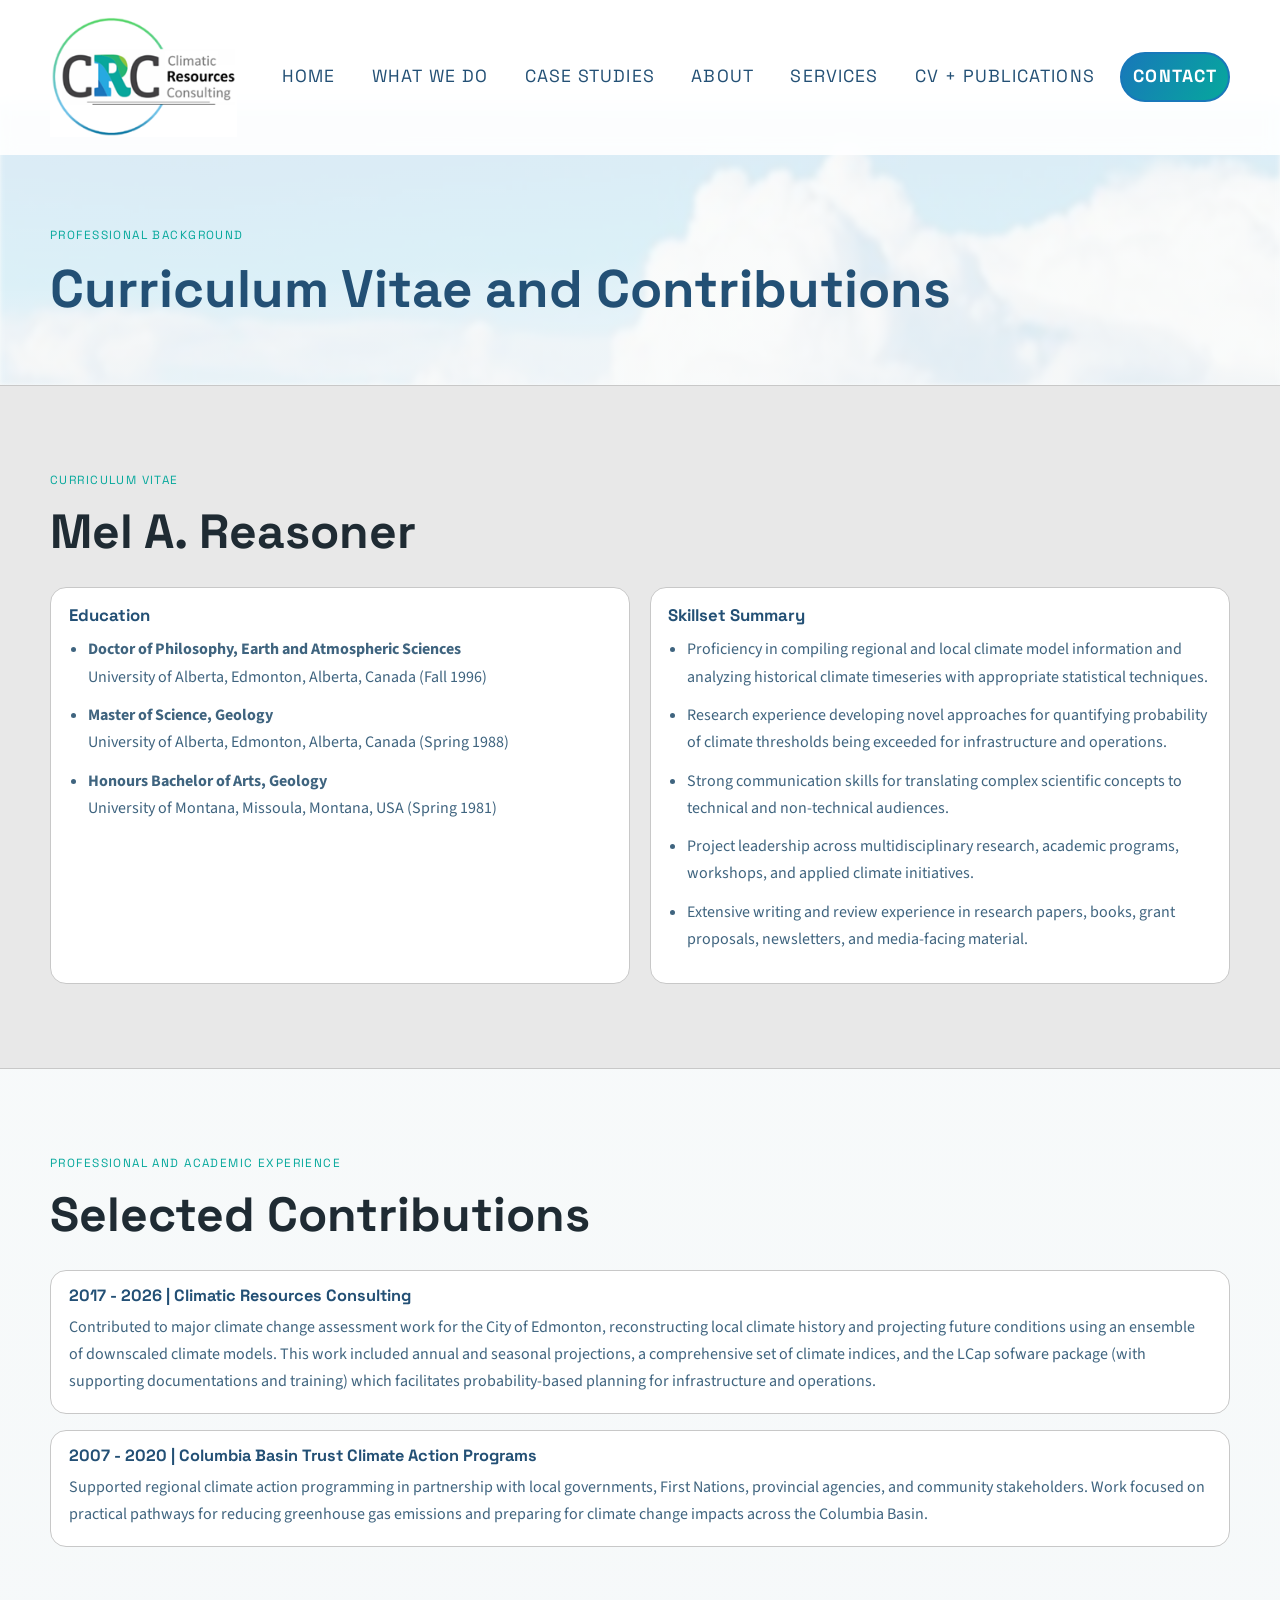
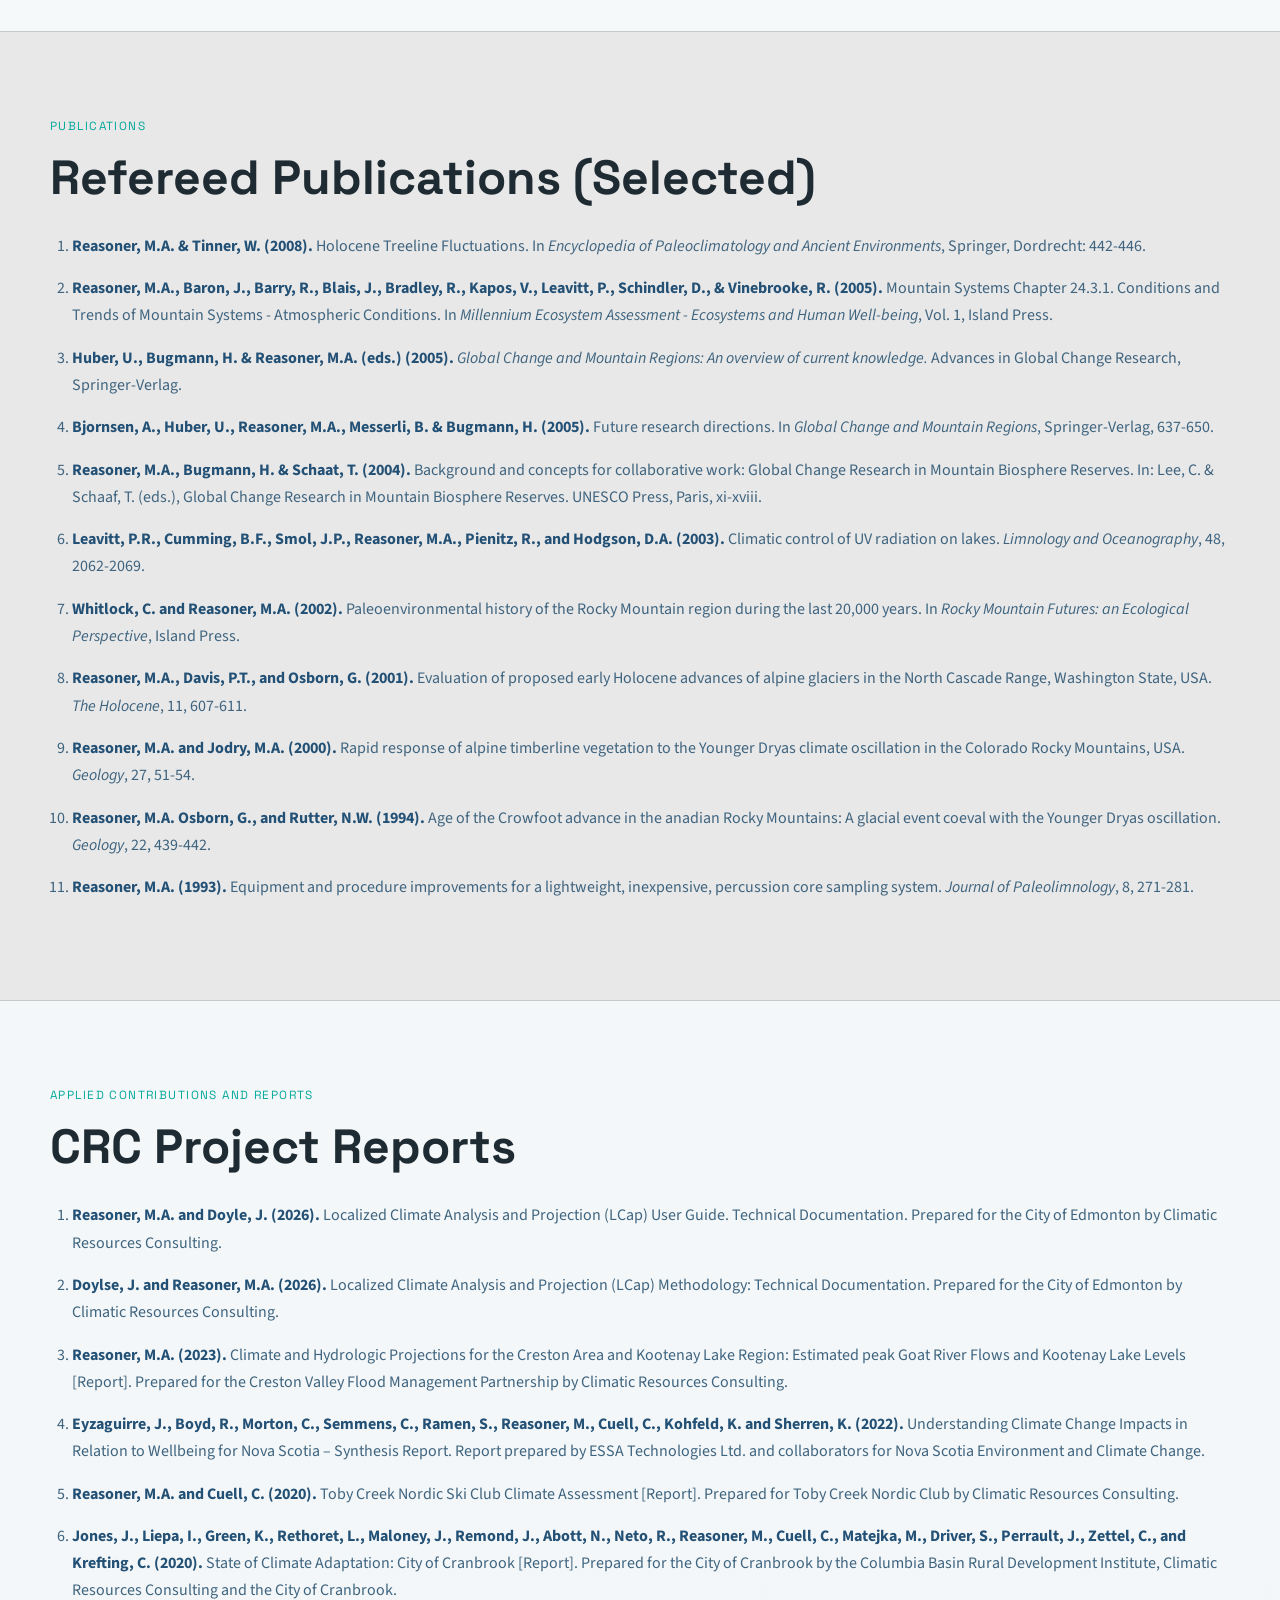
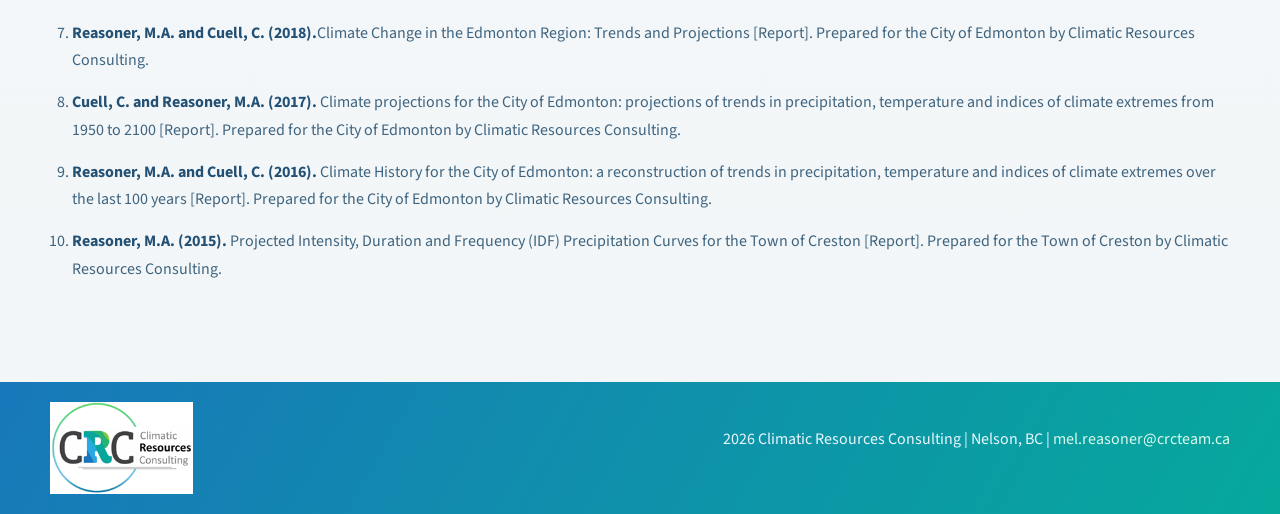
<file: cv-publications.html>
<!DOCTYPE html>
<html lang="en">
<head>
  <meta charset="UTF-8">
  <meta name="viewport" content="width=device-width, initial-scale=1.0">
  <meta name="robots" content="index, follow">
  <meta name="description" content="CV, professional contributions, and publications for Mel A. Reasoner (Climatic Resources Consulting).">
  <title>CRC | CV and Publications</title>
  <link rel="icon" type="image/x-icon" href="favicon.ico">
  <link rel="icon" type="image/png" sizes="32x32" href="favicon-32x32.png">
  <link rel="icon" type="image/png" sizes="16x16" href="favicon-16x16.png">
  <link rel="preconnect" href="https://fonts.googleapis.com">
  <link rel="preconnect" href="https://fonts.gstatic.com" crossorigin>
  <link href="https://fonts.googleapis.com/css2?family=Space+Grotesk:wght@400;500;700&family=Source+Sans+3:wght@300;400;600;700&display=swap" rel="stylesheet">
  <link rel="stylesheet" href="style.css">
</head>
<body>
  <header class="topbar" id="top">
    <div class="wrap topbar-inner">
      <a href="index.html#home" class="brand" aria-label="Climatic Resources Consulting home">
        <img src="assets/brand/crc_logo.png" alt="CRC logo" class="brand-mark">
      </a>
      <button class="menu-btn" type="button" aria-expanded="false" aria-controls="site-nav" aria-label="Open menu">
        <span></span>
        <span></span>
        <span></span>
      </button>
      <nav id="site-nav" class="site-nav" aria-label="Primary">
  <a href="index.html#home">Home</a>
  <a href="index.html#services">What We Do</a>
  <a href="index.html#case-studies">Case Studies</a>
  <a href="index.html#about">About</a>
  <a href="pricing.html">Services</a>
  <a href="cv-publications.html">CV + Publications</a>
  <a href="index.html#contact" class="btn btn-small">Contact</a>
</nav>
    </div>
  </header>

  <main>
    <section class="section page-hero">
      <div class="hero-art" aria-hidden="true"></div>
      <div class="wrap page-hero-inner">
        <p class="kicker">Professional Background</p>
        <h1>Curriculum Vitae and Contributions</h1>
        <p class="hero-lead"></p>
      </div>
    </section>

    <section class="section section-alt">
      <div class="wrap">
        <div class="section-head">
          <p class="kicker">Curriculum Vitae</p>
          <h2>Mel A. Reasoner</h2>
        </div>
        <div class="detail-grid">
          <article class="detail-card">
            <h3>Education</h3>
            <ul class="clean-list">
              <li><strong>Doctor of Philosophy, Earth and Atmospheric Sciences</strong><br>University of Alberta, Edmonton, Alberta, Canada (Fall 1996)</li>
              <li><strong>Master of Science, Geology</strong><br>University of Alberta, Edmonton, Alberta, Canada (Spring 1988)</li>
              <li><strong>Honours Bachelor of Arts, Geology</strong><br>University of Montana, Missoula, Montana, USA (Spring 1981)</li>
            </ul>
          </article>

          <article class="detail-card">
            <h3>Skillset Summary</h3>
            <ul class="clean-list">
              <li>Proficiency in compiling regional and local climate model information and analyzing historical climate timeseries with appropriate statistical techniques.</li>
              <li>Research experience developing novel approaches for quantifying probability of climate thresholds being exceeded for infrastructure and operations.</li>
              <li>Strong communication skills for translating complex scientific concepts to technical and non-technical audiences.</li>
              <li>Project leadership across multidisciplinary research, academic programs, workshops, and applied climate initiatives.</li>
              <li>Extensive writing and review experience in research papers, books, grant proposals, newsletters, and media-facing material.</li>
            </ul>
          </article>
        </div>
      </div>
    </section>

    <section class="section">
      <div class="wrap">
        <div class="section-head">
          <p class="kicker">Professional and Academic Experience</p>
          <h2>Selected Contributions</h2>
        </div>
        <div class="timeline">
          <article class="timeline-item">
            <h3>2017 - 2026 | Climatic Resources Consulting</h3>
            <p>Contributed to major climate change assessment work for the City of Edmonton, reconstructing local climate history and projecting future conditions using an ensemble of downscaled climate models. This work included annual and seasonal projections, a comprehensive set of climate indices, and the LCap sofware package (with supporting documentations and training) which facilitates probability-based planning for infrastructure and operations.</p>
          </article>
          <article class="timeline-item">
            <h3>2007 - 2020 | Columbia Basin Trust Climate Action Programs</h3>
            <p>Supported regional climate action programming in partnership with local governments, First Nations, provincial agencies, and community stakeholders. Work focused on practical pathways for reducing greenhouse gas emissions and preparing for climate change impacts across the Columbia Basin.</p>
          </article>
        </div>
      </div>
    </section>

    <section class="section section-alt">
      <div class="wrap">
        <div class="section-head">
          <p class="kicker">Publications</p>
          <h2>Refereed Publications (Selected)</h2>
        </div>
        <ol class="pub-list">
          <li><strong>Reasoner, M.A. &amp; Tinner, W. (2008).</strong> Holocene Treeline Fluctuations. In <em>Encyclopedia of Paleoclimatology and Ancient Environments</em>, Springer, Dordrecht: 442-446. </li>
          <li><strong>Reasoner, M.A., Baron, J., Barry, R., Blais, J., Bradley, R., Kapos, V., Leavitt, P., Schindler, D., &amp; Vinebrooke, R. (2005).</strong> Mountain Systems Chapter 24.3.1. Conditions and Trends of Mountain Systems - Atmospheric Conditions. In <em>Millennium Ecosystem Assessment - Ecosystems and Human Well-being</em>, Vol. 1, Island Press.</li>
          <li><strong>Huber, U., Bugmann, H. &amp; Reasoner, M.A. (eds.) (2005).</strong> <em>Global Change and Mountain Regions: An overview of current knowledge.</em> Advances in Global Change Research, Springer-Verlag. </li>
          <li><strong>Bjornsen, A., Huber, U., Reasoner, M.A., Messerli, B. &amp; Bugmann, H. (2005).</strong> Future research directions. In <em>Global Change and Mountain Regions</em>, Springer-Verlag, 637-650.</li>
          <li><strong>Reasoner, M.A., Bugmann, H. &amp; Schaat, T. (2004).</strong> Background and concepts for collaborative work: Global Change Research in Mountain Biosphere Reserves. In: Lee, C. & Schaaf, T. (eds.), Global Change Research in Mountain Biosphere Reserves. UNESCO Press, Paris, xi-xviii.
          <li><strong>Leavitt, P.R., Cumming, B.F., Smol, J.P., Reasoner, M.A., Pienitz, R., and Hodgson, D.A. (2003).</strong> Climatic control of UV radiation on lakes. <em>Limnology and Oceanography</em>, 48, 2062-2069. </li>
          <li><strong>Whitlock, C. and Reasoner, M.A. (2002).</strong> Paleoenvironmental history of the Rocky Mountain region during the last 20,000 years. In <em>Rocky Mountain Futures: an Ecological Perspective</em>, Island Press. </li>
          <li><strong>Reasoner, M.A., Davis, P.T., and Osborn, G. (2001).</strong> Evaluation of proposed early Holocene advances of alpine glaciers in the North Cascade Range, Washington State, USA. <em>The Holocene</em>, 11, 607-611. </li>
          <li><strong>Reasoner, M.A. and Jodry, M.A. (2000).</strong> Rapid response of alpine timberline vegetation to the Younger Dryas climate oscillation in the Colorado Rocky Mountains, USA. <em>Geology</em>, 27, 51-54. 
          <li><strong>Reasoner, M.A. Osborn, G., and Rutter, N.W. (1994).</strong> Age of the Crowfoot advance in the anadian Rocky Mountains: A glacial event coeval with the Younger Dryas oscillation. <em>Geology</em>, 22, 439-442. </li>
          <li><strong>Reasoner, M.A. (1993).</strong> Equipment and procedure improvements for a lightweight, inexpensive, percussion core sampling system. <em>Journal of Paleolimnology</em>, 8, 271-281. </li>
        </ol>
      </div>
    </section>

    <section class="section">
      <div class="wrap">
        <div class="section-head">
          <p class="kicker">Applied Contributions and Reports</p>
          <h2>CRC Project Reports</h2>
        </div>
        <ol class="pub-list">
          <li><strong>Reasoner, M.A. and Doyle, J. (2026).</strong> Localized Climate Analysis and Projection (LCap) User Guide. Technical Documentation. Prepared for the City of Edmonton by Climatic Resources Consulting.</li>
          <li><strong>Doylse, J. and Reasoner, M.A. (2026).</strong> Localized Climate Analysis and Projection (LCap) Methodology: Technical Documentation. Prepared for the City of Edmonton by Climatic Resources Consulting.</li>
          <li><strong>Reasoner, M.A. (2023).</strong> Climate and Hydrologic Projections for the Creston Area and Kootenay Lake Region: Estimated peak Goat River Flows and Kootenay Lake Levels [Report].  Prepared for the Creston Valley Flood Management Partnership by Climatic Resources Consulting.</li>
          <li><strong>Eyzaguirre, J., Boyd, R., Morton, C., Semmens, C., Ramen, S., Reasoner, M., Cuell, C., Kohfeld, K. and Sherren, K. (2022).</strong> Understanding Climate Change Impacts in Relation to Wellbeing for Nova Scotia – Synthesis Report. Report prepared by ESSA Technologies Ltd. and collaborators for Nova Scotia Environment and Climate Change.</li>
          <li><strong>Reasoner, M.A. and Cuell, C. (2020).</strong> Toby Creek Nordic Ski Club Climate Assessment [Report]. Prepared for Toby Creek Nordic Club by Climatic Resources Consulting.</li>
          <li><strong>Jones, J., Liepa, I., Green, K., Rethoret, L., Maloney, J., Remond, J., Abott, N., Neto, R., Reasoner, M., Cuell, C., Matejka, M., Driver, S., Perrault, J., Zettel, C., and Krefting, C.  (2020).</strong> State of Climate Adaptation:  City of Cranbrook [Report].  Prepared for the City of Cranbrook by the Columbia Basin Rural Development Institute, Climatic Resources Consulting and the City of Cranbrook.</li>
          <li><strong>Reasoner, M.A. and Cuell, C. (2018).</strong>Climate Change in the Edmonton Region: Trends and Projections [Report]. Prepared for the City of Edmonton by Climatic Resources Consulting.</li>
          <li><strong>Cuell, C. and Reasoner, M.A. (2017).</strong> Climate projections for the City of Edmonton: projections of trends in precipitation, temperature and indices of climate extremes from 1950 to 2100 [Report]. Prepared for the City of Edmonton by Climatic Resources Consulting.</li>
          <li><strong>Reasoner, M.A. and Cuell, C. (2016).</strong> Climate History for the City of Edmonton: a reconstruction of trends in precipitation, temperature and indices of climate extremes over the last 100 years [Report]. Prepared for the City of Edmonton by Climatic Resources Consulting.</li>
          <li><strong>Reasoner, M.A. (2015).</strong> Projected Intensity, Duration and Frequency (IDF) Precipitation Curves for the Town of Creston [Report].  Prepared for the Town of Creston by Climatic Resources Consulting.</li>
        </ol>
      </div>
    </section>
  </main>
  <footer class="footer">
    <div class="wrap footer-inner">
      <img src="assets/brand/crc_logo.png" alt="CRC logo" class="footer-logo" loading="lazy">
      <p><span id="year"></span> Climatic Resources Consulting | Nelson, BC | <a href="mailto:mel.reasoner@crcteam.ca">mel.reasoner@crcteam.ca</a></p>
    </div>
  </footer>

  <script>
    document.getElementById('year').textContent = new Date().getFullYear();

    const header = document.querySelector('.topbar');
    window.addEventListener('scroll', () => {
      header.classList.toggle('is-solid', window.scrollY > 20);
    }, { passive: true });

    const menuBtn = document.querySelector('.menu-btn');
    const nav = document.getElementById('site-nav');

    menuBtn.addEventListener('click', () => {
      const expanded = menuBtn.getAttribute('aria-expanded') === 'true';
      menuBtn.setAttribute('aria-expanded', String(!expanded));
      nav.classList.toggle('open', !expanded);
    });

    nav.querySelectorAll('a').forEach((link) => {
      link.addEventListener('click', () => {
        menuBtn.setAttribute('aria-expanded', 'false');
        nav.classList.remove('open');
      });
    });
  </script>
</body>
</html>
</file>
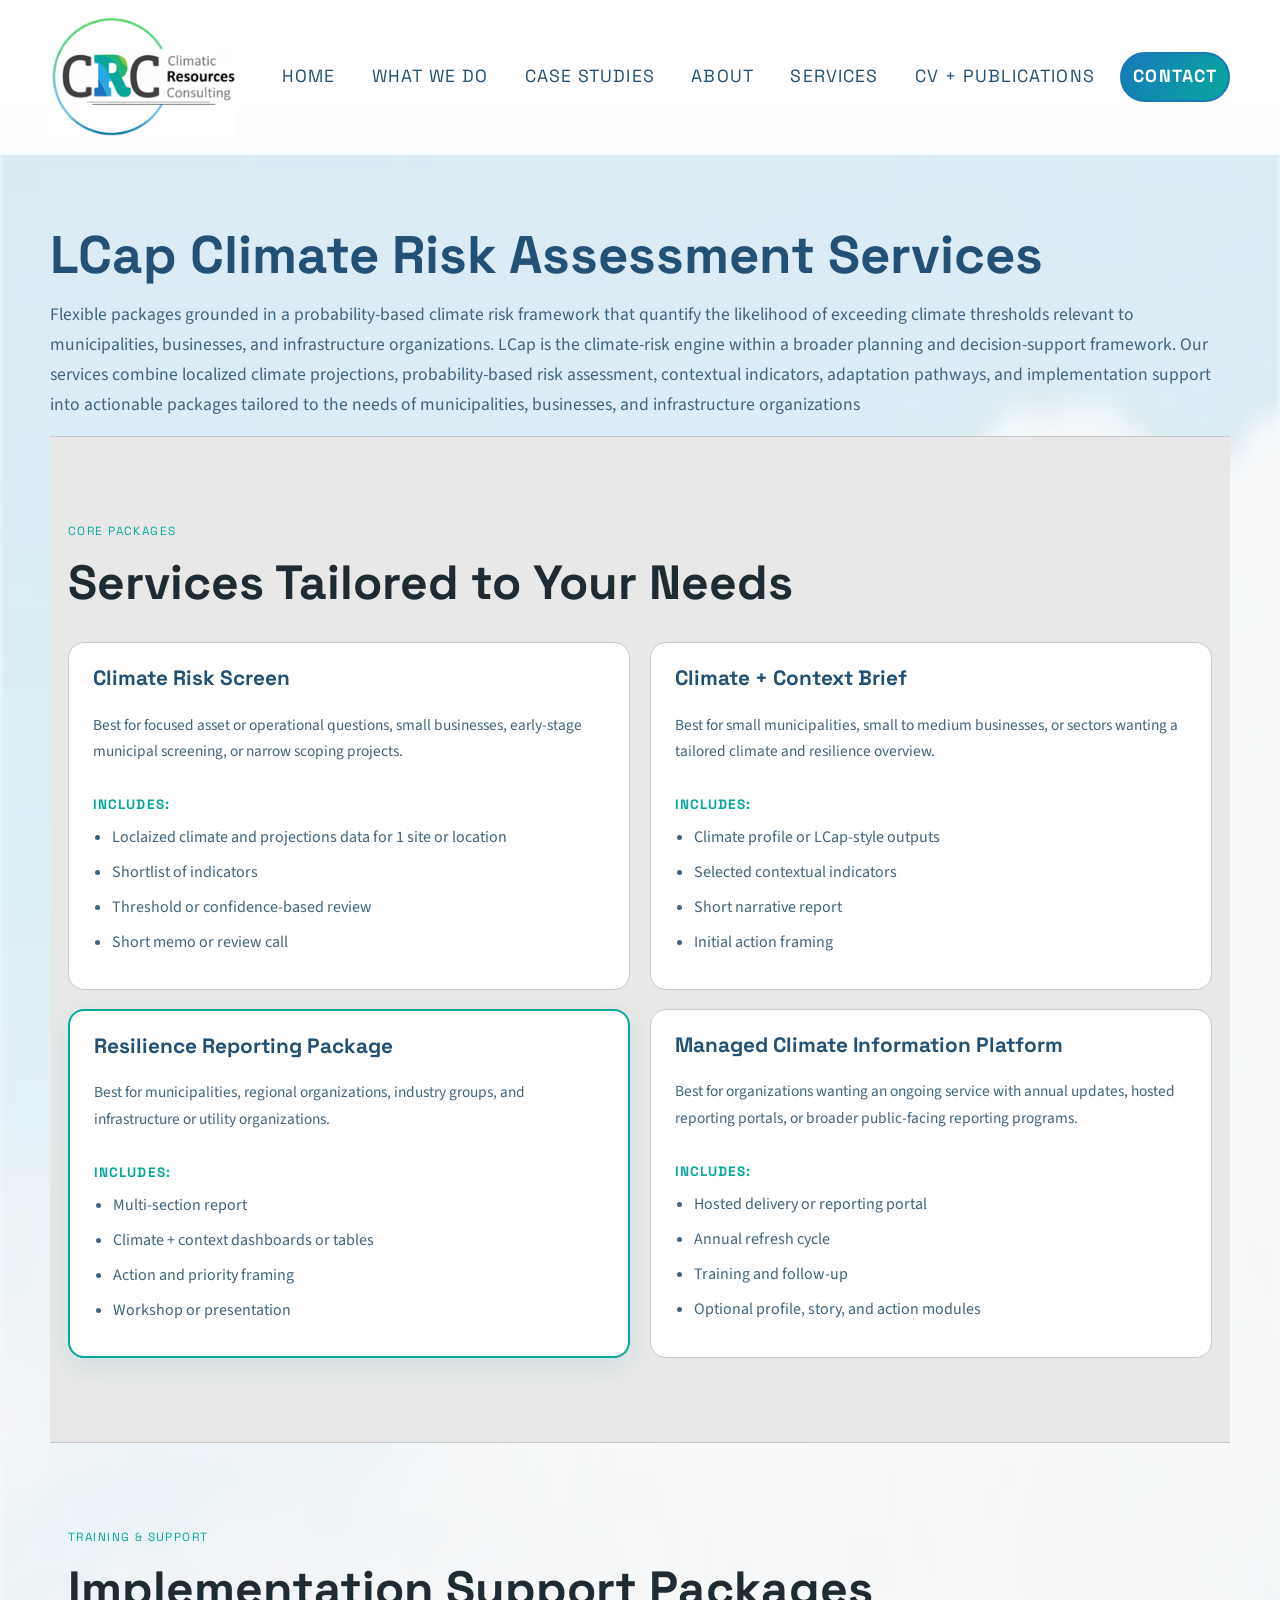
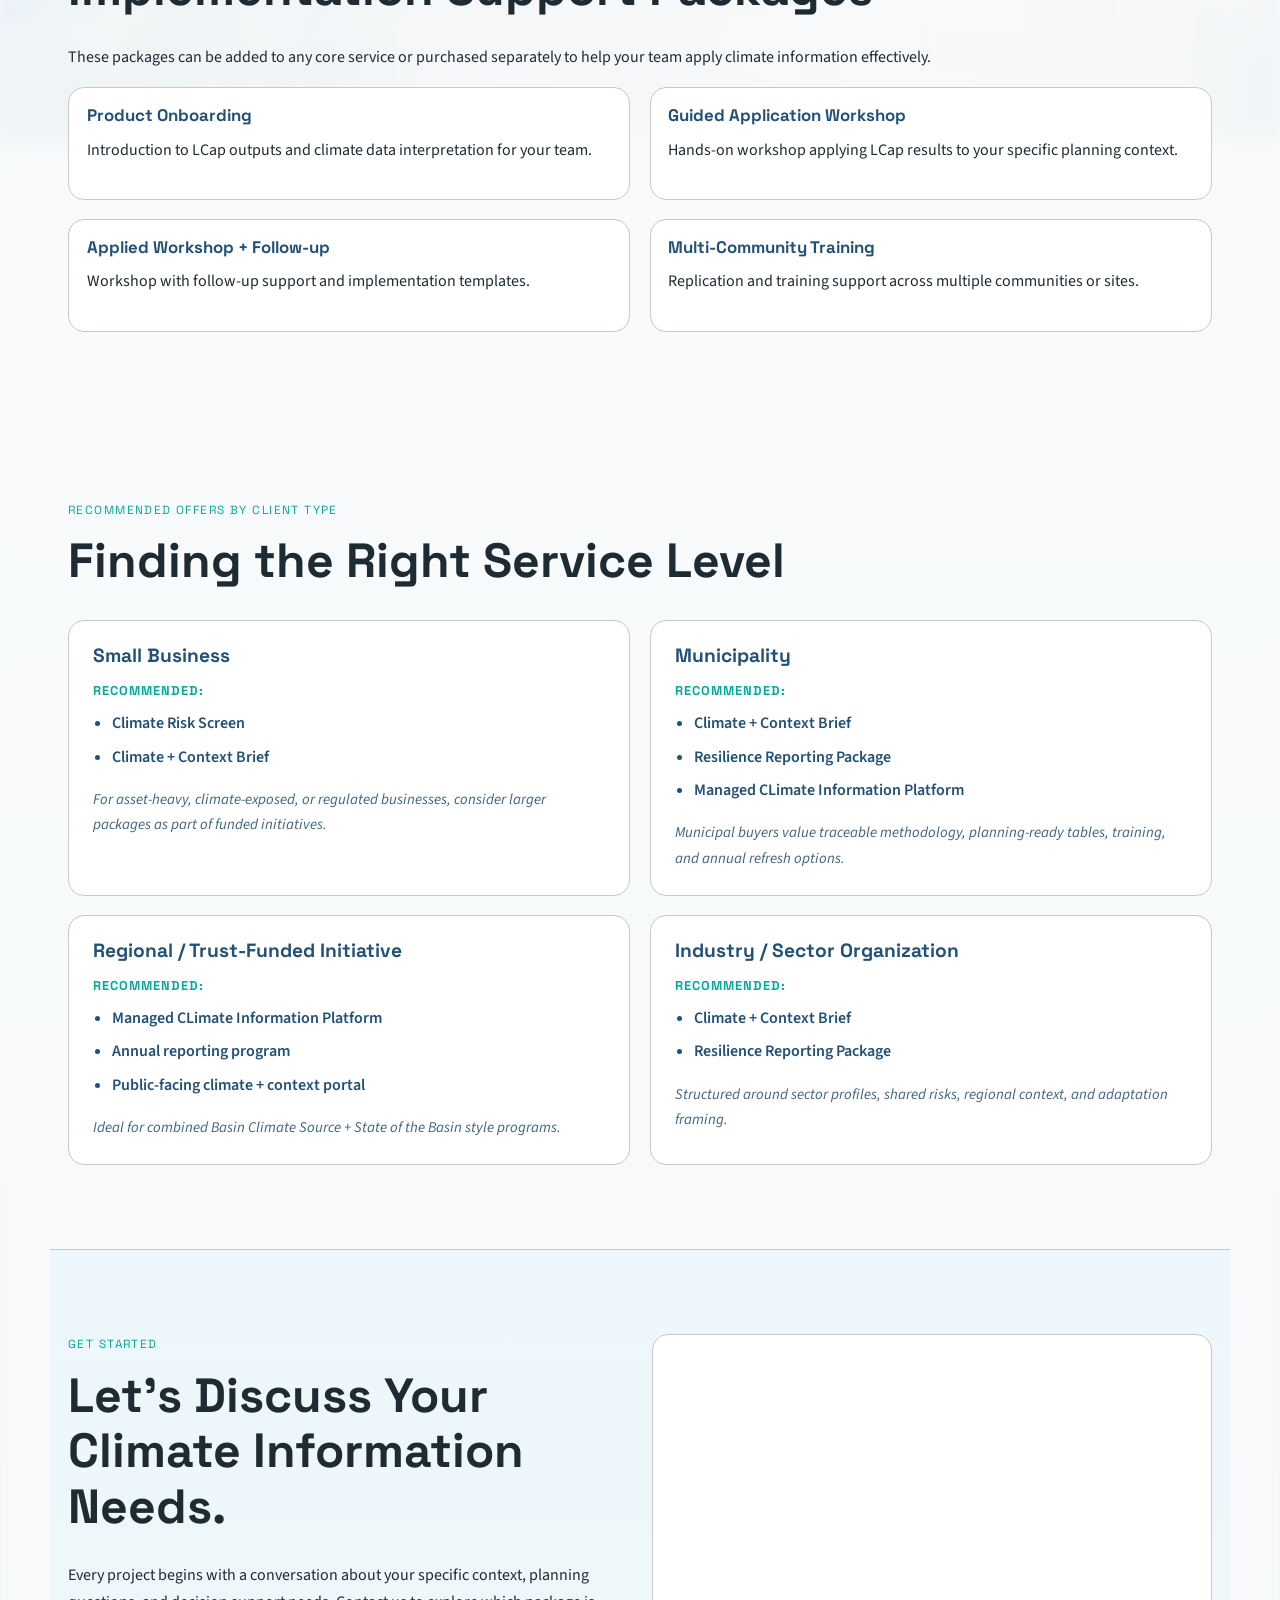
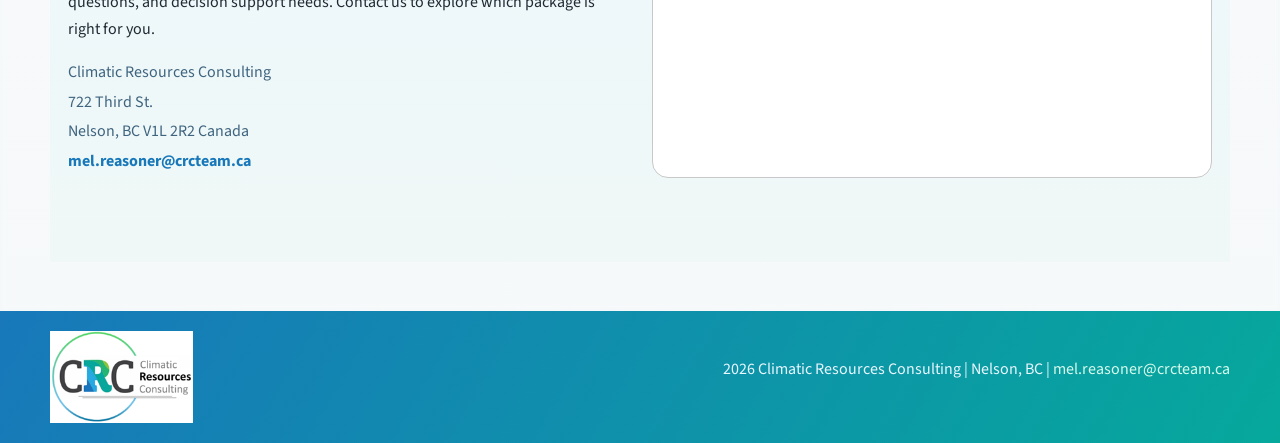
<file: pricing.html>
<!DOCTYPE html>
<html lang="en">
<head>
  <meta charset="UTF-8">
  <meta name="viewport" content="width=device-width, initial-scale=1.0">
  <meta name="robots" content="index, follow">
  <meta name="description" content="LCap pricing packages and climate resilience reporting services from Climatic Resources Consulting.">
  <title>Services | Climatic Resources Consulting</title>
  <link rel="icon" type="image/x-icon" href="favicon.ico">
  <link rel="icon" type="image/png" sizes="32x32" href="favicon-32x32.png">
  <link rel="icon" type="image/png" sizes="16x16" href="favicon-16x16.png">
  <link rel="preconnect" href="https://fonts.googleapis.com">
  <link rel="preconnect" href="https://fonts.gstatic.com" crossorigin>
  <link href="https://fonts.googleapis.com/css2?family=Space+Grotesk:wght@400;500;700&family=Source+Sans+3:wght@300;400;600;700&display=swap" rel="stylesheet">
  <link rel="stylesheet" href="style.css">
</head>
<body>
  <header class="topbar is-solid" id="top">
    <div class="wrap topbar-inner">
      <a href="index.html#home" class="brand" aria-label="Climatic Resources Consulting home">
        <img src="assets/brand/crc_logo.png" alt="CRC logo" class="brand-mark">
      </a>
      <button class="menu-btn" type="button" aria-expanded="false" aria-controls="site-nav" aria-label="Open menu">
        <span></span>
        <span></span>
        <span></span>
      </button>
      <nav id="site-nav" class="site-nav" aria-label="Primary">
        <a href="index.html#home">Home</a>
        <a href="index.html#services">What We Do</a>
        <a href="index.html#case-studies">Case Studies</a>
        <a href="index.html#about">About</a>
        <a href="pricing.html">Services</a>
        <a href="cv-publications.html">CV + Publications</a>
        <a href="index.html#contact" class="btn btn-small">Contact</a>
      </nav>
    </div>
  </header>

  <main>
    <section class="page-hero">
      <div class="hero-art" aria-hidden="true"></div>
      <div class="wrap page-hero-inner">
        <h1>LCap Climate Risk Assessment Services</h1>
        <p class="hero-lead">Flexible packages grounded in a probability-based climate risk framework that quantify the likelihood of exceeding climate thresholds relevant to municipalities, businesses, and infrastructure organizations.  LCap is the climate-risk engine within a broader planning and decision-support framework. Our services combine localized climate projections, probability-based risk assessment, contextual indicators, adaptation pathways, and implementation support into actionable packages tailored to the needs of municipalities, businesses, and infrastructure organizations</p>

      <!-- HIDDEN TEXT - retain for possible future use
      </div>
    </section>

    <section class="section">
      <div class="wrap">
        <div class="section-head">
          <p class="kicker">Strategic Positioning</p>
          <h2>Beyond Climate Data—Quantitative Climate Risk Assessment</h2>
        </div>
        <p>LCap is the climate-risk engine within a broader planning and decision-support framework. Our services combine localized climate projections, probability-based risk assessment, contextual indicators, adaptation pathways, and implementation support into actionable packages tailored to the needs of municipalities, businesses, and infrastructure organizations.</p>
        
        <div class="service-layers">
          <div class="layer-card">
            <h3>Climate Layer</h3>
            <ul>
              <li>Localized projections and threshold exceedance analysis</li>
              <li>Confidence and tolerance calculations</li>
              <li>Climate profile summaries</li>
            </ul>
          </div>
          <div class="layer-card">
            <h3>Context Layer</h3>
            <ul>
              <li>Municipal, business, or regional indicators</li>
              <li>Benchmarking and profile summaries</li>
              <li>Trend analysis</li>
            </ul>
          </div>
          <div class="layer-card">
            <h3>Action Layer</h3>
            <ul>
              <li>Adaptation pathways and options</li>
              <li>Priority framing</li>
              <li>Implementation guidance</li>
            </ul>
          </div>
          <div class="layer-card">
            <h3>Delivery Layer</h3>
            <ul>
              <li>Reports and dashboards</li>
              <li>Hosted platforms</li>
              <li>Workshops and training</li>
            </ul>
          </div>
        </div>
      </div>
    </section>
    END HIDDEN TEXT -->

    <section class="section section-alt">
      <div class="wrap">
        <div class="section-head">
          <p class="kicker">Core Packages</p>
          <h2>Services Tailored to Your Needs</h2>
        </div>

        <div class="pricing-grid">
          <article class="pricing-card">
            <div class="pricing-header">
              <h3>Climate Risk Screen</h3>
              <!--<p class="price-range">CAD $2,500 – $6,000</p> -->
            </div>
            <p class="package-desc">Best for focused asset or operational questions, small businesses, early-stage municipal screening, or narrow scoping projects.</p>
            <h4>Includes:</h4>
            <ul class="package-features">
              <li>Loclaized climate and projections data for 1 site or location</li>
              <li>Shortlist of indicators</li>
              <li>Threshold or confidence-based review</li>
              <li>Short memo or review call</li>
            </ul>
          </article>

          <article class="pricing-card">
            <div class="pricing-header">
              <h3>Climate + Context Brief</h3>
              <!-- <p class="price-range">CAD $8,000 – $18,000</p> -->
            </div>
            <p class="package-desc">Best for small municipalities, small to medium businesses, or sectors wanting a tailored climate and resilience overview.</p>
            <h4>Includes:</h4>
            <ul class="package-features">
              <li>Climate profile or LCap-style outputs</li>
              <li>Selected contextual indicators</li>
              <li>Short narrative report</li>
              <li>Initial action framing</li>
            </ul>
          </article>

          <article class="pricing-card pricing-featured">
            <div class="pricing-header">
              <h3>Resilience Reporting Package</h3>
              <!-- <p class="price-range">CAD $20,000 – $45,000</p> -->
            </div>
            <p class="package-desc">Best for municipalities, regional organizations, industry groups, and infrastructure or utility organizations.</p>
            <h4>Includes:</h4>
            <ul class="package-features">
              <li>Multi-section report</li>
              <li>Climate + context dashboards or tables</li>
              <li>Action and priority framing</li>
              <li>Workshop or presentation</li>
            </ul>
          </article>

          <article class="pricing-card">
            <div class="pricing-header">
              <h3>Managed Climate Information Platform</h3>
              <!-- <p class="price-range">CAD $45,000 – $90,000 initial</p> -->
              <!-- <p class="price-range-sub">+ CAD $10,000 – $35,000 / year</p> -->
            </div>
            <p class="package-desc">Best for organizations wanting an ongoing service with annual updates, hosted reporting portals, or broader public-facing reporting programs.</p>
            <h4>Includes:</h4>
            <ul class="package-features">
              <li>Hosted delivery or reporting portal</li>
              <li>Annual refresh cycle</li>
              <li>Training and follow-up</li>
              <li>Optional profile, story, and action modules</li>
            </ul>
          </article>
        </div>
      </div>
    </section>

    <section class="section">
      <div class="wrap">
        <div class="section-head">
          <p class="kicker">Training & Support</p>
          <h2>Implementation Support Packages</h2>
        </div>
        <p>These packages can be added to any core service or purchased separately to help your team apply climate information effectively.</p>
        
        <div class="detail-grid">
          <article class="detail-card">
            <h3>Product Onboarding</h3>
            <!-- <p class="price-tag">CAD $1,200 – $2,500</p> -->
            <p>Introduction to LCap outputs and climate data interpretation for your team.</p>
          </article>

          <article class="detail-card">
            <h3>Guided Application Workshop</h3>
            <!-- <p class="price-tag">CAD $3,500 – $7,500</p> -->
            <p>Hands-on workshop applying LCap results to your specific planning context.</p>
          </article>

          <article class="detail-card">
            <h3>Applied Workshop + Follow-up</h3>
            <!-- <p class="price-tag">CAD $6,000 – $12,000</p> -->
            <p>Workshop with follow-up support and implementation templates.</p>
          </article>

          <article class="detail-card">
            <h3>Multi-Community Training</h3>
            <!-- <p class="price-tag">Quoted per project</p> -->
            <p>Replication and training support across multiple communities or sites.</p>
          </article>
        </div>
      </div>
    </section>

    <!-- HIDDEN TEXT - retain for possible future use
    <section class="section section-alt">
    
      <div class="wrap">
        <div class="section-head">
          <p class="kicker">Scope Expansions</p>
          <h2>Add-On Services & Custom Work</h2>
        </div>
        <p>Every project starts with a clearly defined base scope. Additional indicators, locations, report sections, or specialized analysis can be added using our transparent expansion pricing.</p>
        
        <div class="expansion-list">
          <div class="expansion-row">
            <span class="expansion-item">Extra Tier 1 Indicator</span>
            
          </div>
          <div class="expansion-row">
            <span class="expansion-item">Extra Tier 2 Indicator</span>
            
          </div>
          <div class="expansion-row">
            <span class="expansion-item">Extra Tier 3+ Custom Indicator</span>
            
          </div>
          <div class="expansion-row">
            <span class="expansion-item">Extra Location (similar workflow)</span>
            
          </div>
          <div class="expansion-row">
            <span class="expansion-item">Extra Location (significant new setup)</span>
            
          </div>
          <div class="expansion-row">
            <span class="expansion-item">Extra Contextual Indicator Family</span>
            
          </div>
          <div class="expansion-row">
            <span class="expansion-item">Extra Report Section</span>
            
          </div>
          <div class="expansion-row">
            <span class="expansion-item">Extra Workshop</span>
            
          </div>
          <div class="expansion-row">
            <span class="expansion-item">Extra Hosting / Refresh Year</span>
            
          </div>
          <div class="expansion-row">
            <span class="expansion-item">Dashboard / Portal Enhancement</span>
            
          </div>
        </div>
      </div>
    </section>
    END HIDDEN TEXT -->

    <section class="section">
      <div class="wrap">
        <div class="section-head">
          <p class="kicker">Recommended Offers by Client Type</p>
          <h2>Finding the Right Service Level</h2>
        </div>

        <div class="client-recommendations">
          <article class="client-card">
            <h3>Small Business</h3>
            <p class="recommended-label">Recommended:</p>
            <ul>
              <li>Climate Risk Screen</li>
              <li>Climate + Context Brief</li>
            </ul>
            <p class="rec-note">For asset-heavy, climate-exposed, or regulated businesses, consider larger packages as part of funded initiatives.</p>
          </article>

          <article class="client-card">
            <h3>Municipality</h3>
            <p class="recommended-label">Recommended:</p>
            <ul>
              <li>Climate + Context Brief</li>
              <li>Resilience Reporting Package</li>
              <li>Managed CLimate Information Platform</li>
            </ul>
            <p class="rec-note">Municipal buyers value traceable methodology, planning-ready tables, training, and annual refresh options.</p>
          </article>

          <article class="client-card">
            <h3>Regional / Trust-Funded Initiative</h3>
            <p class="recommended-label">Recommended:</p>
            <ul>
              <li>Managed CLimate Information Platform</li>
              <li>Annual reporting program</li>
              <li>Public-facing climate + context portal</li>
            </ul>
            <p class="rec-note">Ideal for combined Basin Climate Source + State of the Basin style programs.</p>
          </article>

          <article class="client-card">
            <h3>Industry / Sector Organization</h3>
            <p class="recommended-label">Recommended:</p>
            <ul>
              <li>Climate + Context Brief</li>
              <li>Resilience Reporting Package</li>
            </ul>
            <p class="rec-note">Structured around sector profiles, shared risks, regional context, and adaptation framing.</p>
          </article>
        </div>
      </div>
    </section>

    <section class="section contact" id="contact">
      <div class="wrap contact-grid">
        <div>
          <div class="section-head">
            <p class="kicker">Get Started</p>
            <h2>Let's Discuss Your Climate Information Needs.</h2>
          </div>
          <p>Every project begins with a conversation about your specific context, planning questions, and decision support needs. Contact us to explore which package is right for you.</p>
          <address>
            <p>Climatic Resources Consulting</p>
            <p>722 Third St.</p>
            <p>Nelson, BC V1L 2R2 Canada</p>
            <p><a href="mailto:mel.reasoner@crcteam.ca">mel.reasoner@crcteam.ca</a></p>
          </address>
        </div>
        <div class="map-wrap">
          <iframe
            title="Nelson BC map"
            src="https://www.openstreetmap.org/export/embed.html?bbox=-117.33%2C49.47%2C-117.23%2C49.53&amp;layer=mapnik&amp;marker=49.4993%2C-117.2835"
            loading="lazy"
            allowfullscreen></iframe>
        </div>
      </div>
    </section>
  </main>

  <footer class="footer">
    <div class="wrap footer-inner">
      <img src="assets/brand/crc_logo.png" alt="CRC logo" class="footer-logo" loading="lazy">
      <p><span id="year"></span> Climatic Resources Consulting | Nelson, BC | <a href="mailto:mel.reasoner@crcteam.ca">mel.reasoner@crcteam.ca</a></p>
    </div>
  </footer>

  <script>
    document.getElementById('year').textContent = new Date().getFullYear();

    const header = document.querySelector('.topbar');
    window.addEventListener('scroll', () => {
      header.classList.toggle('is-solid', window.scrollY > 20);
    }, { passive: true });

    const menuBtn = document.querySelector('.menu-btn');
    const nav = document.getElementById('site-nav');

    menuBtn.addEventListener('click', () => {
      const expanded = menuBtn.getAttribute('aria-expanded') === 'true';
      menuBtn.setAttribute('aria-expanded', String(!expanded));
      nav.classList.toggle('open', !expanded);
    });

    nav.querySelectorAll('a').forEach((link) => {
      link.addEventListener('click', () => {
        menuBtn.setAttribute('aria-expanded', 'false');
        nav.classList.remove('open');
      });
    });
  </script>
</body>
</html>
</file>
<file: style.css>
:root {
  --ink: #1f2b33;
  /* CRC palette sampled from the R glyph in assets/brand/crc_logo.png */
  --crc-deep: #1878ba;
  --crc-mid: #06a89c;
  --crc-soft: #24a8e4;
  --crc-accent: #24b472;

  /* LCap palette remains reserved for LCap-specific sections */
  --lcap-green: #28b870;
  --lcap-blue: #28a8e0;

  --paper: #f2f6f8;
  --paper-alt: #e8e8e8;
  --line: #c8c8c8;
  --crc-text-strong: #235075;
  --crc-text-mid: #3f647f;
  --crc-panel: #ffffff;
  --crc-footer-bg: #0f4f7b;
  --max: 1180px;
}

* {
  box-sizing: border-box;
}

html {
  scroll-behavior: smooth;
}

body {
  margin: 0;
  font-family: "Source Sans 3", Arial, sans-serif;
  color: var(--ink);
  background: linear-gradient(180deg, #f9fbfb 0%, var(--paper) 100%);
  line-height: 1.7;
}

img {
  display: block;
  max-width: 100%;
}

a {
  color: inherit;
  text-decoration: none;
}

h1,
h2,
h3 {
  font-family: "Space Grotesk", Arial, sans-serif;
  line-height: 1.15;
  margin: 0;
}

p {
  margin: 0 0 1rem;
}

.wrap {
  width: min(var(--max), 100% - 2.25rem);
  margin-inline: auto;
}

.section {
  padding: 5.25rem 0;
}

.page-hero {
  padding: 4.4rem 0 3.1rem;
  position: relative;
}

.page-hero .hero-art {
  position: absolute;
  top: -50px;
  left: 0;
  right: 0;
  bottom: 0;
  pointer-events: none;
  background-image: url('assets/backgrounds/clouds-hero.png');
  background-size: cover;
  background-position: center top;
  opacity: 0.35;
  filter: blur(2px);
  z-index: -1;
}

.page-hero-inner {
  position: relative;
}

.page-hero-inner h1 {
  font-size: clamp(2rem, 5vw, 3.3rem);
  color: var(--crc-text-strong);
  margin-bottom: 0.9rem;
}

.detail-grid {
  display: grid;
  grid-template-columns: 1fr 1fr;
  gap: 1.2rem;
}

.detail-card {
  background: var(--crc-panel);
  border: 1px solid var(--line);
  border-radius: 16px;
  padding: 1.1rem 1.1rem 1.2rem;
}

.detail-card h3 {
  font-size: 1.05rem;
  color: var(--crc-text-strong);
  margin-bottom: 0.7rem;
}

.clean-list {
  margin: 0;
  padding-left: 1.2rem;
}

.clean-list li {
  color: var(--crc-text-mid);
  margin-bottom: 0.7rem;
}

.timeline {
  display: grid;
  gap: 1rem;
}

.timeline-item {
  border: 1px solid var(--line);
  border-radius: 16px;
  background: var(--crc-panel);
  padding: 1rem 1.1rem 1.1rem;
}

.timeline-item h3 {
  font-size: 1.02rem;
  color: var(--crc-text-strong);
  margin-bottom: 0.5rem;
}

.timeline-item p {
  margin: 0;
  color: var(--crc-text-mid);
}

.pub-list {
  margin: 0;
  padding-left: 1.35rem;
}

.pub-list li {
  margin-bottom: 0.95rem;
  color: var(--crc-text-mid);
}

.pub-list strong {
  color: var(--crc-text-strong);
}

.pub-list a {
  color: var(--crc-deep);
  font-weight: 600;
  text-decoration: none;
  padding: 0.15rem 0.4rem;
  background: color-mix(in oklab, var(--crc-soft) 15%, white);
  border-radius: 4px;
  font-size: 0.88rem;
  transition: background-color 0.2s ease;
}

.pub-list a:hover {
  background: color-mix(in oklab, var(--crc-mid) 20%, white);
  color: var(--crc-text-strong);
}

.section-alt {
  background: var(--paper-alt);
  border-top: 1px solid var(--line);
  border-bottom: 1px solid var(--line);
}

.kicker {
  font-family: "Space Grotesk", Arial, sans-serif;
  text-transform: uppercase;
  letter-spacing: 0.12em;
  font-size: 0.74rem;
  color: var(--crc-mid);
  margin: 0 0 0.85rem;
}

.section-head {
  margin-bottom: 1.75rem;
}

.section-head h2 {
  font-size: clamp(1.8rem, 4vw, 3rem);
  max-width: 100%;
}

.btn {
  display: inline-flex;
  align-items: center;
  justify-content: center;
  border: 2px solid var(--crc-deep);
  border-radius: 999px;
  background: linear-gradient(120deg, var(--crc-deep) 0%, var(--crc-mid) 100%);
  color: #fff;
  padding: 0.75rem 1.25rem;
  font-family: "Space Grotesk", Arial, sans-serif;
  font-size: 0.88rem;
  font-weight: 700;
  letter-spacing: 0.03em;
  transition: transform 0.24s ease, background-color 0.24s ease, color 0.24s ease;
}

.btn:hover {
  transform: translateY(-2px);
  background: linear-gradient(120deg, var(--crc-mid) 0%, var(--crc-accent) 100%);
  border-color: var(--crc-mid);
}

.btn-ghost {
  background: transparent;
  color: var(--crc-deep);
}

.btn-ghost:hover {
  color: #fff;
}

.btn-small {
  padding: 0.5rem 1rem;
  font-size: 0.8rem;
}

.topbar {
  position: sticky;
  top: 0;
  z-index: 100;
  background: color-mix(in oklab, white 90%, transparent);
  backdrop-filter: blur(8px);
  border-bottom: 1px solid transparent;
  transition: border-color 0.3s ease, box-shadow 0.3s ease;
}

.topbar.is-solid {
  border-color: var(--line);
  box-shadow: 0 10px 24px rgba(7, 33, 36, 0.08);
}

.topbar-inner {
  min-height: 154px;
  display: flex;
  align-items: center;
  justify-content: space-between;
  gap: 1.2rem;
}

.brand-mark {
  height: 120px;
  width: auto;
}

.site-nav {
  display: flex;
  align-items: center;
  gap: 0.9rem;
}

.site-nav a {
  font-family: "Space Grotesk", Arial, sans-serif;
  font-size: 1.10rem;
  text-transform: uppercase;
  letter-spacing: 0.06em;
  color: var(--crc-text-strong);
  padding: 0.5rem 0.7rem;
}

.site-nav a:hover {
  color: var(--crc-mid);
}

.site-nav a.is-current {
  color: var(--crc-mid);
  font-weight: 700;
}

.site-nav a.btn {
  color: #fff;
  background: linear-gradient(120deg, var(--crc-deep) 0%, var(--crc-mid) 100%);
  border-color: var(--crc-deep);
}

.site-nav a.btn:hover {
  color: #fff;
  background: linear-gradient(120deg, var(--crc-mid) 0%, var(--crc-accent) 100%);
  border-color: var(--crc-mid);
}

.menu-btn {
  display: none;
  border: 0;
  background: transparent;
  padding: 0.45rem;
}

.menu-btn span {
  display: block;
  width: 24px;
  height: 2px;
  background: var(--crc-deep);
  margin: 5px 0;
}

.hero {
  position: relative;
  padding: 5.25rem 0 4.5rem;
}

.hero-art {
  position: absolute;
  top: -50px;
  left: 0;
  right: 0;
  bottom: 0;
  pointer-events: none;
  background-image: url('assets/backgrounds/clouds-hero.png');
  background-size: cover;
  background-position: center top;
  opacity: 0.35;
  filter: blur(2px);
  z-index: -1;
}

.ring {
  display: none;
}

.ring-a {
  width: 560px;
  height: 560px;
  right: -120px;
  top: -180px;
  border-color: color-mix(in oklab, var(--crc-soft) 62%, white);
}

.ring-b {
  width: 640px;
  height: 640px;
  right: -190px;
  top: -220px;
  border-color: color-mix(in oklab, var(--crc-accent) 56%, white);
}

.ring-c {
  width: 420px;
  height: 420px;
  left: -180px;
  bottom: -180px;
  border-color: color-mix(in oklab, var(--crc-deep) 52%, white);
}

.hero-grid {
  position: relative;
  display: grid;
  gap: 2.5rem;
  grid-template-columns: 1.05fr 1.2fr;
  align-items: center;
}

.hero-copy h1 {
  font-size: clamp(2.1rem, 6vw, 4.1rem);
  max-width: 12ch;
  color: var(--crc-text-strong);
  margin-bottom: 1rem;
}

.hero-lead {
  font-size: 1.1rem;
  color: var(--crc-text-mid);
}

.hero-actions {
  margin-top: 1.5rem;
  display: flex;
  gap: 0.8rem;
  flex-wrap: wrap;
}

.hero-figure {
  background: var(--crc-panel);
  padding: 0.7rem;
  border: 1px solid var(--line);
  border-radius: 20px;
  overflow: visible;
  max-width: 100%
  box-shadow: 0 30px 40px rgba(13, 50, 53, 0.12);
}

.hero-figure figcaption {
  font-size: 0.9rem;
  color: var(--crc-text-mid);
  padding: 0.9rem 1rem 1rem;
}

.hero-figure img {
  width: 100%;
  height: auto;
  display: block;
  border-radius: 0.75rem;
}

.lcap-ribbon {
  padding: 1.55rem 0;
  border-top: 1px solid color-mix(in oklab, var(--lcap-blue) 45%, var(--line));
  border-bottom: 1px solid color-mix(in oklab, var(--lcap-green) 45%, var(--line));
  background: linear-gradient(120deg, rgba(63, 176, 228, 0.16) 0%, rgba(70, 196, 118, 0.14) 100%);
}

.ribbon-inner {
  display: grid;
  grid-template-columns: 340px 1fr;
  gap: 1.2rem;
  align-items: center;
}

.lcap-logo {
  width: 100%;
  max-width: 330px;
  height: auto;
}

.ribbon-inner p {
  color: var(--crc-text-mid);
  font-size: 1.02rem;
  margin: 0;
}

.lcap-kicker {
  font-family: "Space Grotesk", Arial, sans-serif;
  text-transform: uppercase;
  letter-spacing: 0.11em;
  font-size: 0.72rem;
  color: #1e8d63;
  margin: 0 0 0.45rem;
  font-weight: 700;
}

.lcap-title {
  font-family: "Space Grotesk", Arial, sans-serif;
  font-size: clamp(1.12rem, 2.3vw, 1.4rem);
  color: var(--crc-text-strong);
  margin: 0 0 0.45rem;
}

.lcap-actions {
  margin-top: 1rem;
  display: flex;
  gap: 0.8rem;
  flex-wrap: wrap;
}

.split {
  display: grid;
  grid-template-columns: 1fr 1fr;
  gap: 2rem;
  align-items: start;
}

.service-stack {
  display: grid;
  gap: 1rem;
}

.service-item {
  border: 1px solid var(--line);
  border-radius: 14px;
  padding: 1rem 1.1rem;
  background: var(--crc-panel);
}

.service-item h3 {
  font-size: 1.15rem;
  margin-bottom: 0.45rem;
  color: var(--crc-text-strong);
}

.service-item p {
  margin: 0;
  color: var(--crc-text-mid);
}

.cards {
  display: grid;
  gap: 1.1rem;
  grid-template-columns: 1fr;
}

.card {
  background: var(--crc-panel);
  border: 1px solid var(--line);
  border-radius: 16px;
  overflow: visible;
  display: grid;
  grid-template-columns: 1fr 1fr;
  gap: 1rem;
  align-items: start;
}

.card img {
  width: 100%;
  height: auto;
  max-height: 22rem;
  display: block;
  object-fit: cover;
  background: var(--paper);
}

.card-body {
  padding: 1.2rem 1.15rem 1.4rem;
  min-width: 0;
}

.card-body h3 {
  font-size: 1.05rem;
  margin-bottom: 0.5rem;
  color: var(--crc-text-strong);
}

.card-body p {
  margin: 0;
  color: var(--crc-text-mid);
  font-size: 0.98rem;
  line-height: 1.68;
}

.about-grid {
  display: grid;
  grid-template-columns: 320px 1fr;
  gap: 2.2rem;
  align-items: stretch;
}

.about-copy {
  display: flex;
  flex-direction: column;
  justify-content: space-between;
  min-height: 0;
}

.about-btn {
  align-self: center;
  margin-top: 1rem;
}

.portrait-block {
  margin: 0;
}

.portrait-block img {
  border-radius: 18px;
  border: 1px solid var(--line);
}

.portrait-block figcaption {
  text-align: center;
  margin-top: 0.5rem;
  color: var(--crc-text-mid);
  font-size: 0.86rem;
}

.contact {
  background: linear-gradient(180deg, color-mix(in oklab, var(--crc-soft) 10%, white) 0%, color-mix(in oklab, var(--crc-mid) 8%, white) 100%);
  border-top: 1px solid var(--line);
}

.contact-grid {
  display: grid;
  grid-template-columns: 1fr 1fr;
  gap: 1.5rem;
  align-items: stretch;
}

address {
  font-style: normal;
  color: var(--crc-text-mid);
}

address p {
  margin: 0.15rem 0;
}

address a {
  color: var(--crc-deep);
  font-weight: 700;
}

.map-wrap {
  border: 1px solid var(--line);
  border-radius: 16px;
  overflow: visible;
  min-height: 300px;
  background: var(--crc-panel);
}

.map-wrap iframe {
  border: 0;
  width: 100%;
  height: 100%;
  min-height: 300px;
}

.footer {
  background: linear-gradient(120deg, var(--crc-deep) 0%, var(--crc-mid) 100%);
  color: #eaf7ff;
  padding: 1.25rem 0;
}

.footer-inner {
  display: flex;
  gap: 1rem;
  align-items: center;
  justify-content: space-between;
}

.footer-logo {
  height: 92px;
  width: auto;
}

.footer a {
  color: #d8fbec;
}

/* Pricing page styles */
.service-layers {
  display: grid;
  grid-template-columns: repeat(4, 1fr);
  gap: 1rem;
  margin-top: 2rem;
}

.layer-card {
  background: var(--crc-panel);
  border: 1px solid var(--line);
  border-radius: 14px;
  padding: 1.2rem;
}

.layer-card h3 {
  font-size: 1.1rem;
  color: var(--crc-text-strong);
  margin-bottom: 0.8rem;
}

.layer-card ul {
  margin: 0;
  padding-left: 1.2rem;
  list-style: disc;
}

.layer-card li {
  color: var(--crc-text-mid);
  margin-bottom: 0.5rem;
  font-size: 0.95rem;
}

.pricing-grid {
  display: grid;
  grid-template-columns: repeat(2, 1fr);
  gap: 1.2rem;
  margin-top: 2rem;
}

.pricing-card {
  background: var(--crc-panel);
  border: 1px solid var(--line);
  border-radius: 16px;
  padding: 1.5rem;
  display: flex;
  flex-direction: column;
}

.pricing-featured {
  border: 2px solid var(--crc-mid);
  box-shadow: 0 8px 24px rgba(6, 168, 156, 0.12);
}

.pricing-header h3 {
  font-size: 1.3rem;
  color: var(--crc-text-strong);
  margin-bottom: 0.5rem;
}

.price-range {
  font-family: "Space Grotesk", Arial, sans-serif;
  font-size: 1.1rem;
  font-weight: 700;
  color: var(--crc-deep);
  margin: 0.3rem 0;
}

.price-range-sub {
  font-size: 0.95rem;
  color: var(--crc-mid);
  margin: 0;
}

.package-desc {
  color: var(--crc-text-mid);
  font-size: 0.96rem;
  margin: 0.8rem 0 1rem;
}

.pricing-card h4 {
  font-family: "Space Grotesk", Arial, sans-serif;
  font-size: 0.85rem;
  text-transform: uppercase;
  letter-spacing: 0.08em;
  color: var(--crc-mid);
  margin: 0.8rem 0 0.5rem;
}

.package-features {
  margin: 0;
  padding-left: 1.2rem;
  list-style: disc;
}

.package-features li {
  color: var(--crc-text-mid);
  margin-bottom: 0.5rem;
}

.price-tag {
  font-family: "Space Grotesk", Arial, sans-serif;
  font-size: 1rem;
  font-weight: 700;
  color: var(--crc-deep);
  margin: 0 0 0.5rem;
}

.expansion-list {
  max-width: 800px;
  margin-top: 1.5rem;
}

.expansion-row {
  display: flex;
  justify-content: space-between;
  align-items: center;
  padding: 0.9rem 1.1rem;
  border-bottom: 1px solid var(--line);
}

.expansion-row:first-child {
  border-top: 1px solid var(--line);
}

.expansion-item {
  color: var(--crc-text-mid);
  font-size: 0.98rem;
}

.expansion-price {
  font-family: "Space Grotesk", Arial, sans-serif;
  font-weight: 600;
  color: var(--crc-deep);
  font-size: 0.95rem;
}

.client-recommendations {
  display: grid;
  grid-template-columns: repeat(2, 1fr);
  gap: 1.2rem;
  margin-top: 2rem;
}

.client-card {
  background: var(--crc-panel);
  border: 1px solid var(--line);
  border-radius: 16px;
  padding: 1.5rem;
}

.client-card h3 {
  font-size: 1.2rem;
  color: var(--crc-text-strong);
  margin-bottom: 0.8rem;
}

.recommended-label {
  font-family: "Space Grotesk", Arial, sans-serif;
  font-size: 0.8rem;
  text-transform: uppercase;
  letter-spacing: 0.08em;
  color: var(--crc-mid);
  margin: 0 0 0.5rem;
  font-weight: 700;
}

.client-card ul {
  margin: 0 0 1rem;
  padding-left: 1.2rem;
  list-style: disc;
}

.client-card li {
  color: var(--crc-text-strong);
  margin-bottom: 0.4rem;
  font-weight: 600;
}

.rec-note {
  font-size: 0.93rem;
  color: var(--crc-text-mid);
  font-style: italic;
  margin: 0;
}

@media (max-width: 1024px) {
  .hero-grid,
  .split,
  .cards,
  .about-grid,
  .contact-grid,
  .detail-grid {
    grid-template-columns: 1fr;
  }

  .card {
    grid-template-columns: 1fr;
  }

  .ribbon-inner {
    grid-template-columns: 1fr;
  }

  .lcap-logo {
    max-width: 420px;
  }
}

@media (max-width: 780px) {
  .menu-btn {
    display: inline-block;
  }

  .site-nav {
    display: none;
    position: absolute;
    left: 0;
    right: 0;
    top: 84px;
    background: var(--crc-panel);
    border-top: 1px solid var(--line);
    border-bottom: 1px solid var(--line);
    padding: 0.75rem;
    flex-direction: column;
    align-items: stretch;
    gap: 0.45rem;
  }

  .site-nav.open {
    display: flex;
  }

  .site-nav a {
    padding: 0.7rem;
    border-radius: 10px;
    background: color-mix(in oklab, var(--crc-soft) 10%, white);
  }

  .site-nav a.btn {
    background: var(--crc-deep);
    color: #fff;
  }

  .site-nav .btn {
    text-align: center;
  }

  .brand-mark {
    height: 72px;
    width: auto;
  }

  .hero {
    padding-top: 4rem;
  }

  .section {
    padding: 4rem 0;
  }

  .service-layers,
  .pricing-grid,
  .client-recommendations {
    grid-template-columns: 1fr;
  }
}
html {
  scroll-padding-top: 130px;
}
/* Full-width Edmonton Probability in Practice card */
.card.card-wide {
  grid-column: 1 / -1;
  display: block;
}

.card.card-wide .card-wide-image {
  display: block;
  width: 100%;
  height: auto;
  max-height: none;
  object-fit: contain;
}

.card.card-wide .card-body {
  width: 100%;
}
.case-wide-heading {
  margin-left: 12px;
}
.nordic-image {
  width: 7
  0%;
  max-width: 70%;
  height: auto;
  margin-left: auto;
  margin-right: auto;
  display: block;
}
.card-wide .card-body p {
  font-size: 1.05rem;
  line-height: 1.65;
}
/* Risk Tolerance Tool — image left, text right */

.risk-tolerance-card {
  padding: 24px;
}

.risk-tolerance-row {
  display: flex;
  align-items: center;
  gap: 40px;
}

.risk-tolerance-row .risk-tolerance-image {
  display: block;
  width: 42%;
  max-width: 500px;
  height: auto;
  max-height: none;
  object-fit: contain;
  flex-shrink: 0;
}

.risk-tolerance-content {
  flex: 1;
  padding: 10px 20px;
}

.risk-tolerance-content .case-wide-heading {
  margin: 0 0 14px 0;
}

.risk-tolerance-content p {
  margin: 0;
}

@media (max-width: 800px) {
  .risk-tolerance-row {
    flex-direction: column;
  }

  .risk-tolerance-row .risk-tolerance-image {
    width: 100%;
  }
}
/* Links within case-study descriptions */
.card-body a,
.risk-tolerance-content a {
  color: #0077b6;
  text-decoration: underline;
  font-weight: 500;
}

.card-body a:hover,
.risk-tolerance-content a:hover {
  color: #005f8f;
}
.about-grid + .about-grid {
  margin-top: 3rem;
  padding-top: 3rem;
  border-top: 1px solid var(--line);
}
.about-team-member {
  margin-top: 70px;
}
/* About CRC subsection */
.about-crc {
  margin-top: 80px;
  padding-top: 50px;
  border-top: 1px solid rgba(0, 0, 0, 0.12);
}

.about-crc > p {
  max-width: 1000px;
  line-height: 1.7;
  margin-bottom: 32px;
}

.crc-reports {
  margin-top: 28px;
}

.crc-reports li {
  margin-bottom: 18px;
  line-height: 1.65;
}
</file>
